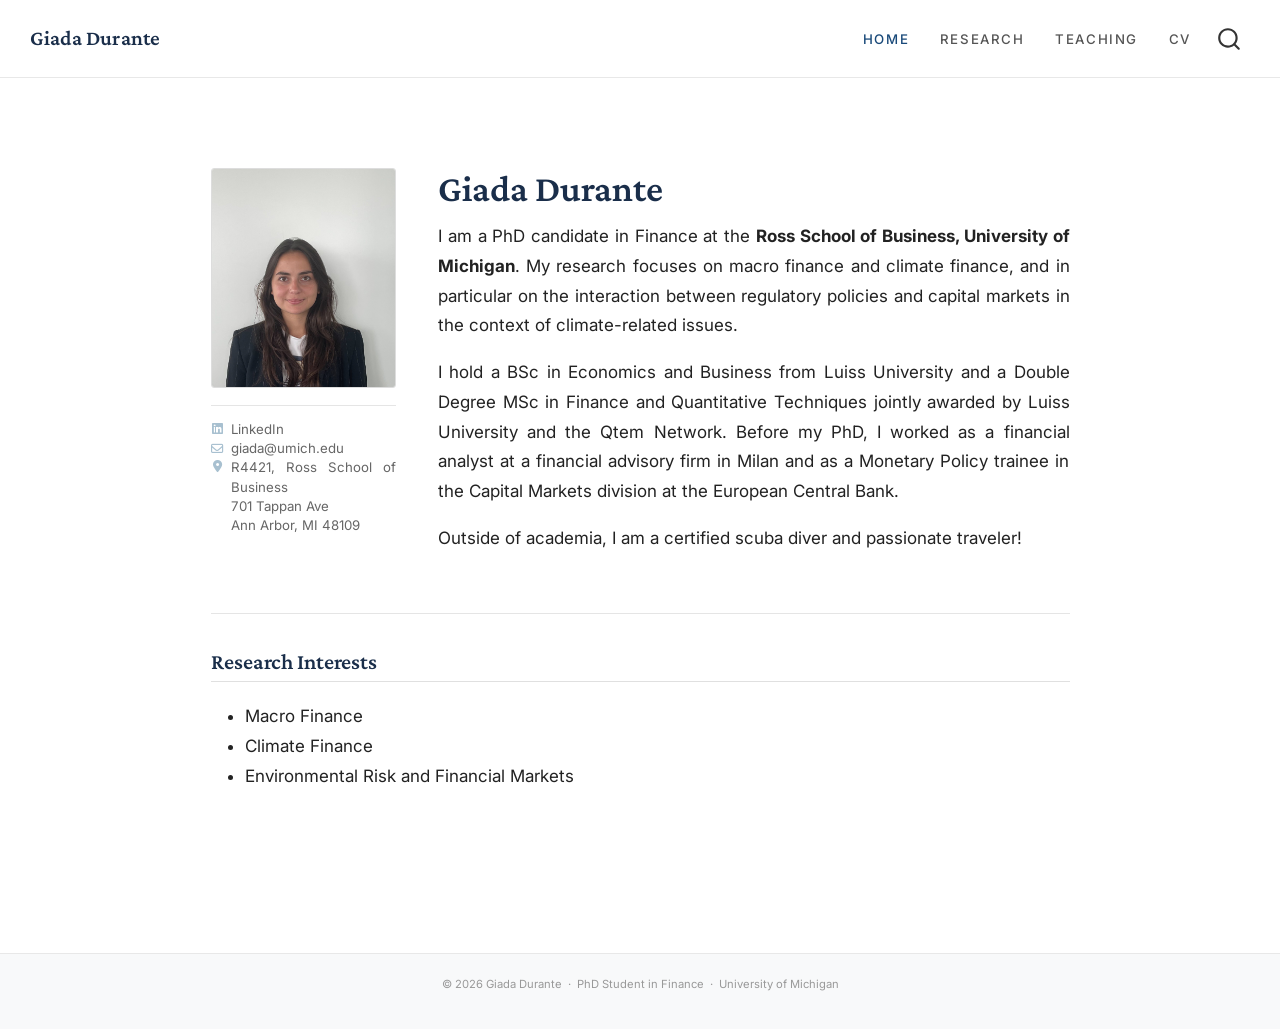
<file: index.html>
<!DOCTYPE html>
<html xmlns="http://www.w3.org/1999/xhtml" lang="en" xml:lang="en"><head>

<meta charset="utf-8">
<meta name="generator" content="quarto-1.9.37">

<meta name="viewport" content="width=device-width, initial-scale=1.0, user-scalable=yes">


<title>Giada Durante</title>
<style>
/* Default styles provided by pandoc.
** See https://pandoc.org/MANUAL.html#variables-for-html for config info.
*/
code{white-space: pre-wrap;}
span.smallcaps{font-variant: small-caps;}
div.columns{display: flex; gap: min(4vw, 1.5em);}
div.column{flex: auto; overflow-x: auto;}
div.hanging-indent{margin-left: 1.5em; text-indent: -1.5em;}
ul.task-list{list-style: none;}
ul.task-list li input[type="checkbox"] {
  width: 0.8em;
  margin: 0 0.8em 0.2em -1em; /* quarto-specific, see https://github.com/quarto-dev/quarto-cli/issues/4556 */ 
  vertical-align: middle;
}
</style>


<script src="site_libs/quarto-nav/quarto-nav.js"></script>
<script src="site_libs/quarto-nav/headroom.min.js"></script>
<script src="site_libs/clipboard/clipboard.min.js"></script>
<script src="site_libs/quarto-search/autocomplete.umd.js"></script>
<script src="site_libs/quarto-search/fuse.min.js"></script>
<script src="site_libs/quarto-search/quarto-search.js"></script>
<meta name="quarto:offset" content="./">
<script src="site_libs/quarto-html/quarto.js" type="module"></script>
<script src="site_libs/quarto-html/tabsets/tabsets.js" type="module"></script>
<script src="site_libs/quarto-html/popper.min.js"></script>
<script src="site_libs/quarto-html/tippy.umd.min.js"></script>
<script src="site_libs/quarto-html/anchor.min.js"></script>
<link href="site_libs/quarto-html/tippy.css" rel="stylesheet">
<link href="site_libs/quarto-html/quarto-syntax-highlighting-7f8f88aac4f3542376d5c11b86a4c14d.css" rel="stylesheet" id="quarto-text-highlighting-styles">
<script src="site_libs/bootstrap/bootstrap.min.js"></script>
<link href="site_libs/bootstrap/bootstrap-icons.css" rel="stylesheet">
<link href="site_libs/bootstrap/bootstrap-55a8de0554b094939712389477863ff4.min.css" rel="stylesheet" append-hash="true" id="quarto-bootstrap" data-mode="light">
<script id="quarto-search-options" type="application/json">{
  "location": "navbar",
  "copy-button": false,
  "collapse-after": 3,
  "panel-placement": "end",
  "type": "overlay",
  "limit": 50,
  "keyboard-shortcut": [
    "f",
    "/",
    "s"
  ],
  "show-item-context": false,
  "language": {
    "search-no-results-text": "No results",
    "search-matching-documents-text": "matching documents",
    "search-copy-link-title": "Copy link to search",
    "search-hide-matches-text": "Hide additional matches",
    "search-more-match-text": "more match in this document",
    "search-more-matches-text": "more matches in this document",
    "search-clear-button-title": "Clear",
    "search-text-placeholder": "",
    "search-detached-cancel-button-title": "Cancel",
    "search-submit-button-title": "Submit",
    "search-label": "Search"
  }
}</script>
<!-- Font Awesome 6 Free — icons used throughout the site -->
<link rel="stylesheet" href="https://cdnjs.cloudflare.com/ajax/libs/font-awesome/6.5.0/css/all.min.css" crossorigin="anonymous">
<!-- Google Fonts: Crimson Pro (headings) + Inter (body) -->
<link rel="preconnect" href="https://fonts.googleapis.com">
<link rel="preconnect" href="https://fonts.gstatic.com" crossorigin="">
<link href="https://fonts.googleapis.com/css2?family=Crimson+Pro:ital,wght@0,400;0,600;1,400&amp;family=Inter:wght@300;400;500;600&amp;display=swap" rel="stylesheet">


<meta property="og:title" content="Giada Durante">
<meta property="og:description" content="PhD Student in Finance, Ross School of Business, University of Michigan">
<meta property="og:image" content="https://giadadurante.com/images/profile.svg">
<meta property="og:site_name" content="Giada Durante">
</head>

<body class="nav-fixed fullcontent quarto-light">

<div id="quarto-search-results"></div>
  <header id="quarto-header" class="headroom fixed-top">
    <nav class="navbar navbar-expand-lg " data-bs-theme="dark">
      <div class="navbar-container container-fluid">
      <div class="navbar-brand-container mx-auto">
    <a class="navbar-brand" href="./index.html">
    <span class="navbar-title">Giada Durante</span>
    </a>
  </div>
            <div id="quarto-search" class="" title="Search"></div>
          <button class="navbar-toggler" type="button" data-bs-toggle="collapse" data-bs-target="#navbarCollapse" aria-controls="navbarCollapse" role="menu" aria-expanded="false" aria-label="Toggle navigation" onclick="if (window.quartoToggleHeadroom) { window.quartoToggleHeadroom(); }">
  <span class="navbar-toggler-icon"></span>
</button>
          <div class="collapse navbar-collapse" id="navbarCollapse">
            <ul class="navbar-nav navbar-nav-scroll ms-auto">
  <li class="nav-item">
    <a class="nav-link active" href="./index.html" aria-current="page"> 
<span class="menu-text">Home</span></a>
  </li>  
  <li class="nav-item">
    <a class="nav-link" href="./research.html"> 
<span class="menu-text">Research</span></a>
  </li>  
  <li class="nav-item">
    <a class="nav-link" href="./teaching.html"> 
<span class="menu-text">Teaching</span></a>
  </li>  
  <li class="nav-item">
    <a class="nav-link" href="./cv.html"> 
<span class="menu-text">CV</span></a>
  </li>  
</ul>
          </div> <!-- /navcollapse -->
            <div class="quarto-navbar-tools">
</div>
      </div> <!-- /container-fluid -->
    </nav>
</header>
<!-- content -->
<div id="quarto-content" class="quarto-container page-columns page-rows-contents page-layout-article page-navbar">
<!-- sidebar -->
<!-- margin-sidebar -->
    
<!-- main -->
<main class="content" id="quarto-document-content"><header id="title-block-header" class="quarto-title-block"></header>




<!-- ═══════════════════════════════════════════════════════════════════════════
     HOME PAGE
     Edit: bio paragraphs, LinkedIn URL, email, office number below.
     ═══════════════════════════════════════════════════════════════════════════ -->
<div class="profile-container">
<div class="profile-left">
<p><img src="images/profile.jpg" class="profile-photo" alt="Giada Durante"></p>
<div class="contact-below-photo">
<p><a href="https://www.linkedin.com/in/giadadurante" target="_blank" rel="noopener noreferrer"><i class="fa-brands fa-linkedin"></i> LinkedIn</a> <a href="mailto:giada@umich.edu"><i class="fa-regular fa-envelope"></i> giada@umich.edu</a> <span class="address-item"><i class="fa-solid fa-location-dot"></i><span>R4421, Ross School of Business<br>701 Tappan Ave<br>Ann Arbor, MI 48109</span></span></p>
</div>
</div>
<div class="profile-info">
<p class="profile-name">
Giada Durante
</p>
<p>I am a PhD candidate in Finance at the <strong>Ross School of Business, University of Michigan</strong>. My research focuses on macro finance and climate finance, and in particular on the interaction between regulatory policies and capital markets in the context of climate-related issues.</p>
<p>I hold a BSc in Economics and Business from Luiss University and a Double Degree MSc in Finance and Quantitative Techniques jointly awarded by Luiss University and the Qtem Network. Before my PhD, I worked as a financial analyst at a financial advisory firm in Milan and as a Monetary Policy trainee in the Capital Markets division at the European Central Bank.</p>
<p>Outside of academia, I am a certified scuba diver and passionate traveler!</p>
</div>
</div>
<hr>
<section id="research-interests" class="level2">
<h2 class="anchored" data-anchor-id="research-interests">Research Interests</h2>
<ul>
<li>Macro Finance</li>
<li>Climate Finance</li>
<li>Environmental Risk and Financial Markets</li>
</ul>


</section>

</main> <!-- /main -->
<script id="quarto-html-after-body" type="application/javascript">
  window.document.addEventListener("DOMContentLoaded", function (event) {
    const icon = "";
    const anchorJS = new window.AnchorJS();
    anchorJS.options = {
      placement: 'right',
      icon: icon
    };
    anchorJS.add('.anchored');
    const isCodeAnnotation = (el) => {
      for (const clz of el.classList) {
        if (clz.startsWith('code-annotation-')) {                     
          return true;
        }
      }
      return false;
    }
    const onCopySuccess = function(e) {
      // button target
      const button = e.trigger;
      // don't keep focus
      button.blur();
      // flash "checked"
      button.classList.add('code-copy-button-checked');
      var currentTitle = button.getAttribute("title");
      button.setAttribute("title", "Copied!");
      let tooltip;
      if (window.bootstrap) {
        button.setAttribute("data-bs-toggle", "tooltip");
        button.setAttribute("data-bs-placement", "left");
        button.setAttribute("data-bs-title", "Copied!");
        tooltip = new bootstrap.Tooltip(button, 
          { trigger: "manual", 
            customClass: "code-copy-button-tooltip",
            offset: [0, -8]});
        tooltip.show();    
      }
      setTimeout(function() {
        if (tooltip) {
          tooltip.hide();
          button.removeAttribute("data-bs-title");
          button.removeAttribute("data-bs-toggle");
          button.removeAttribute("data-bs-placement");
        }
        button.setAttribute("title", currentTitle);
        button.classList.remove('code-copy-button-checked');
      }, 1000);
      // clear code selection
      e.clearSelection();
    }
    const getTextToCopy = function(trigger) {
      const outerScaffold = trigger.parentElement.cloneNode(true);
      const codeEl = outerScaffold.querySelector('code');
      for (const childEl of codeEl.children) {
        if (isCodeAnnotation(childEl)) {
          childEl.remove();
        }
      }
      return codeEl.innerText;
    }
    const clipboard = new window.ClipboardJS('.code-copy-button:not([data-in-quarto-modal])', {
      text: getTextToCopy
    });
    clipboard.on('success', onCopySuccess);
    if (window.document.getElementById('quarto-embedded-source-code-modal')) {
      const clipboardModal = new window.ClipboardJS('.code-copy-button[data-in-quarto-modal]', {
        text: getTextToCopy,
        container: window.document.getElementById('quarto-embedded-source-code-modal')
      });
      clipboardModal.on('success', onCopySuccess);
    }
      var localhostRegex = new RegExp(/^(?:http|https):\/\/localhost\:?[0-9]*\//);
      var mailtoRegex = new RegExp(/^mailto:/);
        var filterRegex = new RegExp("https:\/\/giadadurante\.com");
      var isInternal = (href) => {
          return filterRegex.test(href) || localhostRegex.test(href) || mailtoRegex.test(href);
      }
      // Inspect non-navigation links and adorn them if external
     var links = window.document.querySelectorAll('a[href]:not(.nav-link):not(.navbar-brand):not(.toc-action):not(.sidebar-link):not(.sidebar-item-toggle):not(.pagination-link):not(.no-external):not([aria-hidden]):not(.dropdown-item):not(.quarto-navigation-tool):not(.about-link)');
      for (var i=0; i<links.length; i++) {
        const link = links[i];
        if (!isInternal(link.href)) {
          // undo the damage that might have been done by quarto-nav.js in the case of
          // links that we want to consider external
          if (link.dataset.originalHref !== undefined) {
            link.href = link.dataset.originalHref;
          }
        }
      }
    function tippyHover(el, contentFn, onTriggerFn, onUntriggerFn) {
      const config = {
        allowHTML: true,
        maxWidth: 500,
        delay: 100,
        arrow: false,
        appendTo: function(el) {
            return el.parentElement;
        },
        interactive: true,
        interactiveBorder: 10,
        theme: 'quarto',
        placement: 'bottom-start',
      };
      if (contentFn) {
        config.content = contentFn;
      }
      if (onTriggerFn) {
        config.onTrigger = onTriggerFn;
      }
      if (onUntriggerFn) {
        config.onUntrigger = onUntriggerFn;
      }
      window.tippy(el, config); 
    }
    const noterefs = window.document.querySelectorAll('a[role="doc-noteref"]');
    for (var i=0; i<noterefs.length; i++) {
      const ref = noterefs[i];
      tippyHover(ref, function() {
        // use id or data attribute instead here
        let href = ref.getAttribute('data-footnote-href') || ref.getAttribute('href');
        try { href = new URL(href).hash; } catch {}
        const id = href.replace(/^#\/?/, "");
        const note = window.document.getElementById(id);
        if (note) {
          return note.innerHTML;
        } else {
          return "";
        }
      });
    }
    const xrefs = window.document.querySelectorAll('a.quarto-xref');
    const processXRef = (id, note) => {
      // Strip column container classes
      const stripColumnClz = (el) => {
        el.classList.remove("page-full", "page-columns");
        if (el.children) {
          for (const child of el.children) {
            stripColumnClz(child);
          }
        }
      }
      stripColumnClz(note)
      if (id === null || id.startsWith('sec-')) {
        // Special case sections, only their first couple elements
        const container = document.createElement("div");
        if (note.children && note.children.length > 2) {
          container.appendChild(note.children[0].cloneNode(true));
          for (let i = 1; i < note.children.length; i++) {
            const child = note.children[i];
            if (child.tagName === "P" && child.innerText === "") {
              continue;
            } else {
              container.appendChild(child.cloneNode(true));
              break;
            }
          }
          if (window.Quarto?.typesetMath) {
            window.Quarto.typesetMath(container);
          }
          return container.innerHTML
        } else {
          if (window.Quarto?.typesetMath) {
            window.Quarto.typesetMath(note);
          }
          return note.innerHTML;
        }
      } else {
        // Remove any anchor links if they are present
        const anchorLink = note.querySelector('a.anchorjs-link');
        if (anchorLink) {
          anchorLink.remove();
        }
        if (window.Quarto?.typesetMath) {
          window.Quarto.typesetMath(note);
        }
        if (note.classList.contains("callout")) {
          return note.outerHTML;
        } else {
          return note.innerHTML;
        }
      }
    }
    for (var i=0; i<xrefs.length; i++) {
      const xref = xrefs[i];
      tippyHover(xref, undefined, function(instance) {
        instance.disable();
        let url = xref.getAttribute('href');
        let hash = undefined; 
        if (url.startsWith('#')) {
          hash = url;
        } else {
          try { hash = new URL(url).hash; } catch {}
        }
        if (hash) {
          const id = hash.replace(/^#\/?/, "");
          const note = window.document.getElementById(id);
          if (note !== null) {
            try {
              const html = processXRef(id, note.cloneNode(true));
              instance.setContent(html);
            } finally {
              instance.enable();
              instance.show();
            }
          } else {
            // See if we can fetch this
            fetch(url.split('#')[0])
            .then(res => res.text())
            .then(html => {
              const parser = new DOMParser();
              const htmlDoc = parser.parseFromString(html, "text/html");
              const note = htmlDoc.getElementById(id);
              if (note !== null) {
                const html = processXRef(id, note);
                instance.setContent(html);
              } 
            }).finally(() => {
              instance.enable();
              instance.show();
            });
          }
        } else {
          // See if we can fetch a full url (with no hash to target)
          // This is a special case and we should probably do some content thinning / targeting
          fetch(url)
          .then(res => res.text())
          .then(html => {
            const parser = new DOMParser();
            const htmlDoc = parser.parseFromString(html, "text/html");
            const note = htmlDoc.querySelector('main.content');
            if (note !== null) {
              // This should only happen for chapter cross references
              // (since there is no id in the URL)
              // remove the first header
              if (note.children.length > 0 && note.children[0].tagName === "HEADER") {
                note.children[0].remove();
              }
              const html = processXRef(null, note);
              instance.setContent(html);
            } 
          }).finally(() => {
            instance.enable();
            instance.show();
          });
        }
      }, function(instance) {
      });
    }
        let selectedAnnoteEl;
        const selectorForAnnotation = ( cell, annotation) => {
          let cellAttr = 'data-code-cell="' + cell + '"';
          let lineAttr = 'data-code-annotation="' +  annotation + '"';
          const selector = 'span[' + cellAttr + '][' + lineAttr + ']';
          return selector;
        }
        const selectCodeLines = (annoteEl) => {
          const doc = window.document;
          const targetCell = annoteEl.getAttribute("data-target-cell");
          const targetAnnotation = annoteEl.getAttribute("data-target-annotation");
          const annoteSpan = window.document.querySelector(selectorForAnnotation(targetCell, targetAnnotation));
          const lines = annoteSpan.getAttribute("data-code-lines").split(",");
          const lineIds = lines.map((line) => {
            return targetCell + "-" + line;
          })
          let top = null;
          let height = null;
          let parent = null;
          if (lineIds.length > 0) {
              //compute the position of the single el (top and bottom and make a div)
              const el = window.document.getElementById(lineIds[0]);
              top = el.offsetTop;
              height = el.offsetHeight;
              parent = el.parentElement.parentElement;
            if (lineIds.length > 1) {
              const lastEl = window.document.getElementById(lineIds[lineIds.length - 1]);
              const bottom = lastEl.offsetTop + lastEl.offsetHeight;
              height = bottom - top;
            }
            if (top !== null && height !== null && parent !== null) {
              // cook up a div (if necessary) and position it 
              let div = window.document.getElementById("code-annotation-line-highlight");
              if (div === null) {
                div = window.document.createElement("div");
                div.setAttribute("id", "code-annotation-line-highlight");
                div.style.position = 'absolute';
                parent.appendChild(div);
              }
              div.style.top = top - 2 + "px";
              div.style.height = height + 4 + "px";
              div.style.left = 0;
              let gutterDiv = window.document.getElementById("code-annotation-line-highlight-gutter");
              if (gutterDiv === null) {
                gutterDiv = window.document.createElement("div");
                gutterDiv.setAttribute("id", "code-annotation-line-highlight-gutter");
                gutterDiv.style.position = 'absolute';
                const codeCell = window.document.getElementById(targetCell);
                const gutter = codeCell.querySelector('.code-annotation-gutter');
                gutter.appendChild(gutterDiv);
              }
              gutterDiv.style.top = top - 2 + "px";
              gutterDiv.style.height = height + 4 + "px";
            }
            selectedAnnoteEl = annoteEl;
          }
        };
        const unselectCodeLines = () => {
          const elementsIds = ["code-annotation-line-highlight", "code-annotation-line-highlight-gutter"];
          elementsIds.forEach((elId) => {
            const div = window.document.getElementById(elId);
            if (div) {
              div.remove();
            }
          });
          selectedAnnoteEl = undefined;
        };
          // Handle positioning of the toggle
      window.addEventListener(
        "resize",
        throttle(() => {
          elRect = undefined;
          if (selectedAnnoteEl) {
            selectCodeLines(selectedAnnoteEl);
          }
        }, 10)
      );
      function throttle(fn, ms) {
      let throttle = false;
      let timer;
        return (...args) => {
          if(!throttle) { // first call gets through
              fn.apply(this, args);
              throttle = true;
          } else { // all the others get throttled
              if(timer) clearTimeout(timer); // cancel #2
              timer = setTimeout(() => {
                fn.apply(this, args);
                timer = throttle = false;
              }, ms);
          }
        };
      }
        // Attach click handler to the DT
        const annoteDls = window.document.querySelectorAll('dt[data-target-cell]');
        for (const annoteDlNode of annoteDls) {
          annoteDlNode.addEventListener('click', (event) => {
            const clickedEl = event.target;
            if (clickedEl !== selectedAnnoteEl) {
              unselectCodeLines();
              const activeEl = window.document.querySelector('dt[data-target-cell].code-annotation-active');
              if (activeEl) {
                activeEl.classList.remove('code-annotation-active');
              }
              selectCodeLines(clickedEl);
              clickedEl.classList.add('code-annotation-active');
            } else {
              // Unselect the line
              unselectCodeLines();
              clickedEl.classList.remove('code-annotation-active');
            }
          });
        }
    const findCites = (el) => {
      const parentEl = el.parentElement;
      if (parentEl) {
        const cites = parentEl.dataset.cites;
        if (cites) {
          return {
            el,
            cites: cites.split(' ')
          };
        } else {
          return findCites(el.parentElement)
        }
      } else {
        return undefined;
      }
    };
    var bibliorefs = window.document.querySelectorAll('a[role="doc-biblioref"]');
    for (var i=0; i<bibliorefs.length; i++) {
      const ref = bibliorefs[i];
      const citeInfo = findCites(ref);
      if (citeInfo) {
        tippyHover(citeInfo.el, function() {
          var popup = window.document.createElement('div');
          citeInfo.cites.forEach(function(cite) {
            var citeDiv = window.document.createElement('div');
            citeDiv.classList.add('hanging-indent');
            citeDiv.classList.add('csl-entry');
            var biblioDiv = window.document.getElementById('ref-' + cite);
            if (biblioDiv) {
              citeDiv.innerHTML = biblioDiv.innerHTML;
            }
            popup.appendChild(citeDiv);
          });
          return popup.innerHTML;
        });
      }
    }
  });
  </script>
</div> <!-- /content -->
<footer class="footer">
  <div class="nav-footer">
    <div class="nav-footer-left">
      &nbsp;
    </div>   
    <div class="nav-footer-center">
<p>© 2026 Giada Durante &nbsp;·&nbsp; PhD Student in Finance &nbsp;·&nbsp; University of Michigan</p>
</div>
    <div class="nav-footer-right">
      &nbsp;
    </div>
  </div>
</footer>




</body></html>
</file>
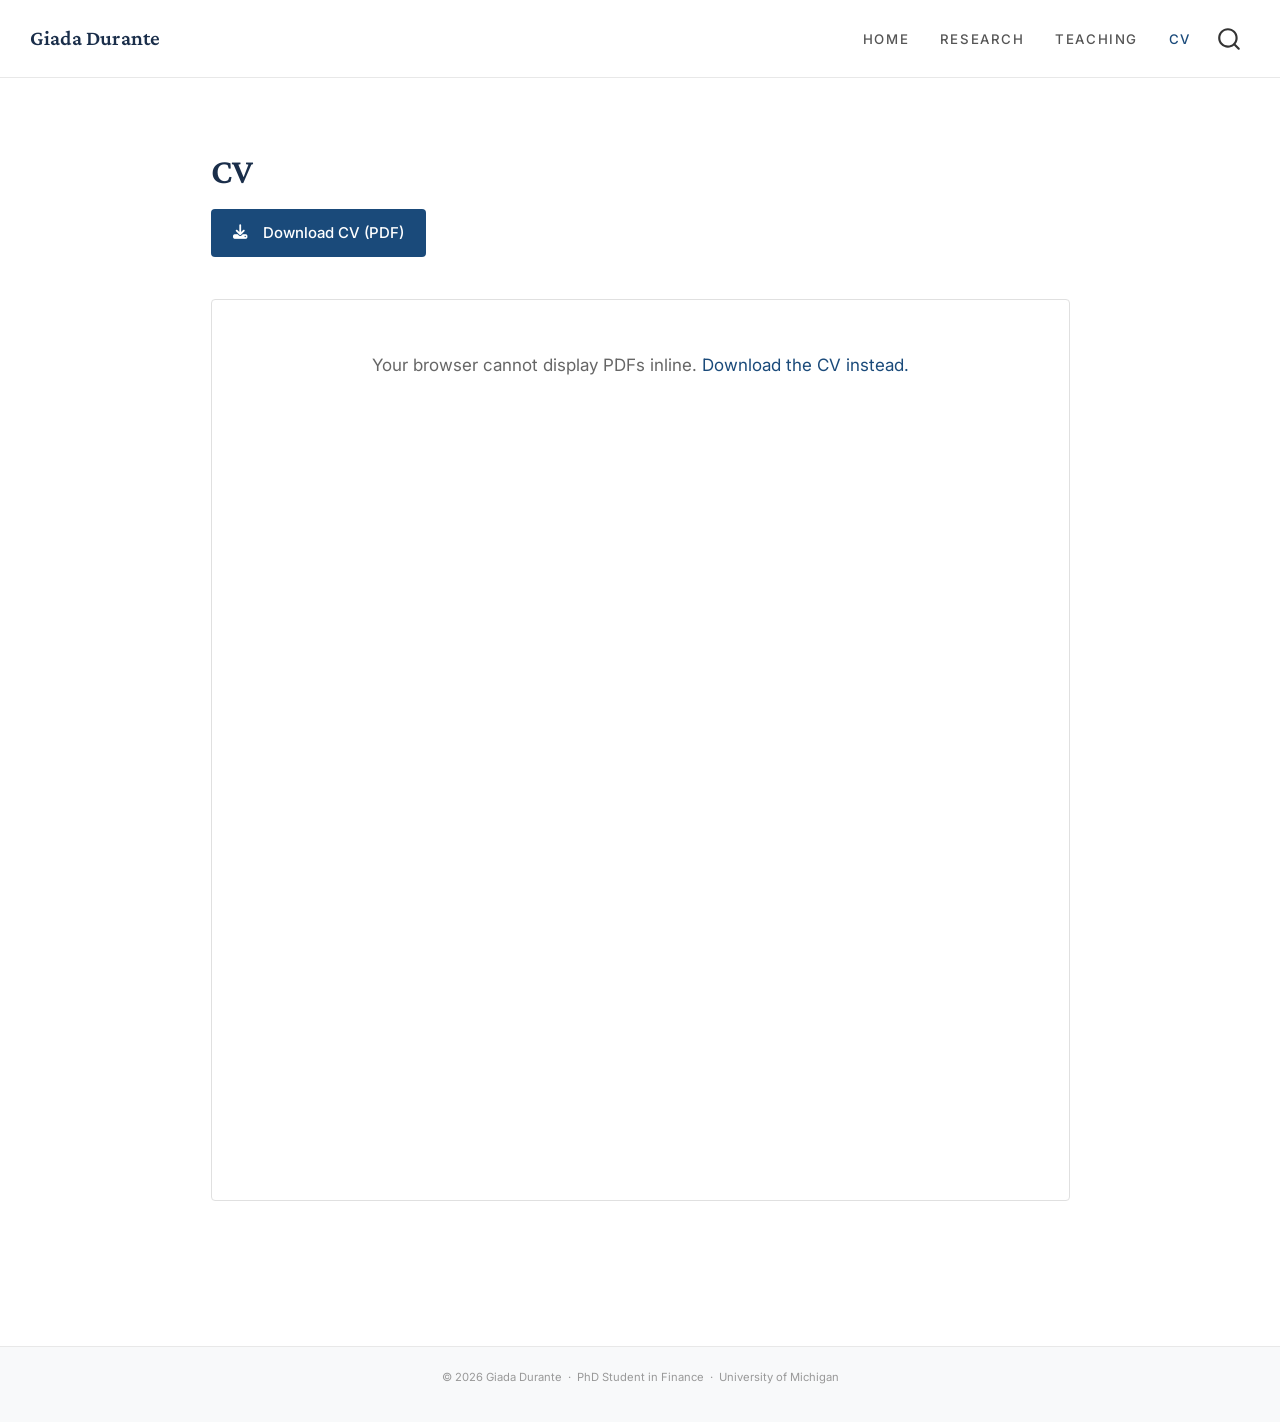
<file: cv.html>
<!DOCTYPE html>
<html xmlns="http://www.w3.org/1999/xhtml" lang="en" xml:lang="en"><head>

<meta charset="utf-8">
<meta name="generator" content="quarto-1.9.37">

<meta name="viewport" content="width=device-width, initial-scale=1.0, user-scalable=yes">


<title>CV – Giada Durante</title>
<style>
/* Default styles provided by pandoc.
** See https://pandoc.org/MANUAL.html#variables-for-html for config info.
*/
code{white-space: pre-wrap;}
span.smallcaps{font-variant: small-caps;}
div.columns{display: flex; gap: min(4vw, 1.5em);}
div.column{flex: auto; overflow-x: auto;}
div.hanging-indent{margin-left: 1.5em; text-indent: -1.5em;}
ul.task-list{list-style: none;}
ul.task-list li input[type="checkbox"] {
  width: 0.8em;
  margin: 0 0.8em 0.2em -1em; /* quarto-specific, see https://github.com/quarto-dev/quarto-cli/issues/4556 */ 
  vertical-align: middle;
}
</style>


<script src="site_libs/quarto-nav/quarto-nav.js"></script>
<script src="site_libs/quarto-nav/headroom.min.js"></script>
<script src="site_libs/clipboard/clipboard.min.js"></script>
<script src="site_libs/quarto-search/autocomplete.umd.js"></script>
<script src="site_libs/quarto-search/fuse.min.js"></script>
<script src="site_libs/quarto-search/quarto-search.js"></script>
<meta name="quarto:offset" content="./">
<script src="site_libs/quarto-html/quarto.js" type="module"></script>
<script src="site_libs/quarto-html/tabsets/tabsets.js" type="module"></script>
<script src="site_libs/quarto-html/popper.min.js"></script>
<script src="site_libs/quarto-html/tippy.umd.min.js"></script>
<script src="site_libs/quarto-html/anchor.min.js"></script>
<link href="site_libs/quarto-html/tippy.css" rel="stylesheet">
<link href="site_libs/quarto-html/quarto-syntax-highlighting-7f8f88aac4f3542376d5c11b86a4c14d.css" rel="stylesheet" id="quarto-text-highlighting-styles">
<script src="site_libs/bootstrap/bootstrap.min.js"></script>
<link href="site_libs/bootstrap/bootstrap-icons.css" rel="stylesheet">
<link href="site_libs/bootstrap/bootstrap-55a8de0554b094939712389477863ff4.min.css" rel="stylesheet" append-hash="true" id="quarto-bootstrap" data-mode="light">
<script id="quarto-search-options" type="application/json">{
  "location": "navbar",
  "copy-button": false,
  "collapse-after": 3,
  "panel-placement": "end",
  "type": "overlay",
  "limit": 50,
  "keyboard-shortcut": [
    "f",
    "/",
    "s"
  ],
  "show-item-context": false,
  "language": {
    "search-no-results-text": "No results",
    "search-matching-documents-text": "matching documents",
    "search-copy-link-title": "Copy link to search",
    "search-hide-matches-text": "Hide additional matches",
    "search-more-match-text": "more match in this document",
    "search-more-matches-text": "more matches in this document",
    "search-clear-button-title": "Clear",
    "search-text-placeholder": "",
    "search-detached-cancel-button-title": "Cancel",
    "search-submit-button-title": "Submit",
    "search-label": "Search"
  }
}</script>
<!-- Font Awesome 6 Free — icons used throughout the site -->
<link rel="stylesheet" href="https://cdnjs.cloudflare.com/ajax/libs/font-awesome/6.5.0/css/all.min.css" crossorigin="anonymous">
<!-- Google Fonts: Crimson Pro (headings) + Inter (body) -->
<link rel="preconnect" href="https://fonts.googleapis.com">
<link rel="preconnect" href="https://fonts.gstatic.com" crossorigin="">
<link href="https://fonts.googleapis.com/css2?family=Crimson+Pro:ital,wght@0,400;0,600;1,400&amp;family=Inter:wght@300;400;500;600&amp;display=swap" rel="stylesheet">


<meta property="og:title" content="Giada Durante">
<meta property="og:description" content="PhD Student in Finance, Ross School of Business, University of Michigan">
<meta property="og:image" content="https://giadadurante.com/images/profile.svg">
<meta property="og:site_name" content="Giada Durante">
</head>

<body class="nav-fixed fullcontent quarto-light">

<div id="quarto-search-results"></div>
  <header id="quarto-header" class="headroom fixed-top">
    <nav class="navbar navbar-expand-lg " data-bs-theme="dark">
      <div class="navbar-container container-fluid">
      <div class="navbar-brand-container mx-auto">
    <a class="navbar-brand" href="./index.html">
    <span class="navbar-title">Giada Durante</span>
    </a>
  </div>
            <div id="quarto-search" class="" title="Search"></div>
          <button class="navbar-toggler" type="button" data-bs-toggle="collapse" data-bs-target="#navbarCollapse" aria-controls="navbarCollapse" role="menu" aria-expanded="false" aria-label="Toggle navigation" onclick="if (window.quartoToggleHeadroom) { window.quartoToggleHeadroom(); }">
  <span class="navbar-toggler-icon"></span>
</button>
          <div class="collapse navbar-collapse" id="navbarCollapse">
            <ul class="navbar-nav navbar-nav-scroll ms-auto">
  <li class="nav-item">
    <a class="nav-link" href="./index.html"> 
<span class="menu-text">Home</span></a>
  </li>  
  <li class="nav-item">
    <a class="nav-link" href="./research.html"> 
<span class="menu-text">Research</span></a>
  </li>  
  <li class="nav-item">
    <a class="nav-link" href="./teaching.html"> 
<span class="menu-text">Teaching</span></a>
  </li>  
  <li class="nav-item">
    <a class="nav-link active" href="./cv.html" aria-current="page"> 
<span class="menu-text">CV</span></a>
  </li>  
</ul>
          </div> <!-- /navcollapse -->
            <div class="quarto-navbar-tools">
</div>
      </div> <!-- /container-fluid -->
    </nav>
</header>
<!-- content -->
<div id="quarto-content" class="quarto-container page-columns page-rows-contents page-layout-article page-navbar">
<!-- sidebar -->
<!-- margin-sidebar -->
    
<!-- main -->
<main class="content" id="quarto-document-content">

<header id="title-block-header" class="quarto-title-block default">
<div class="quarto-title">
<h1 class="title">CV</h1>
</div>



<div class="quarto-title-meta">

    
  
    
  </div>
  


</header>


<!-- ═══════════════════════════════════════════════════════════════════════════
     CV PAGE
     To update your CV:
       1. Export your CV as a PDF.
       2. Save it as: files/cv_Durante_new.pdf  (replace the existing file)
       3. Run: quarto render
     No code changes needed — just swap the PDF file.
     ═══════════════════════════════════════════════════════════════════════════ -->
<!-- Download button -->
<p><a href="files/cv_Durante_new.pdf" class="cv-download-btn" download=""> <i class="fa-solid fa-download"></i>&nbsp; Download CV (PDF) </a></p>
<!-- Embedded PDF viewer — works in Chrome/Edge/Firefox; shows fallback link in Safari -->
<div class="cv-embed-container">
<object data="files/cv_Durante_new.pdf" type="application/pdf" width="100%" style="height: 900px; display: block; border: none;">
<p style="padding: 3rem; text-align: center; color: #666;">
Your browser cannot display PDFs inline. <a href="files/cv_Durante_new.pdf" style="color: #1a4a7a;">Download the CV instead.</a>
</p>
</object>
</div>



</main> <!-- /main -->
<script id="quarto-html-after-body" type="application/javascript">
  window.document.addEventListener("DOMContentLoaded", function (event) {
    const icon = "";
    const anchorJS = new window.AnchorJS();
    anchorJS.options = {
      placement: 'right',
      icon: icon
    };
    anchorJS.add('.anchored');
    const isCodeAnnotation = (el) => {
      for (const clz of el.classList) {
        if (clz.startsWith('code-annotation-')) {                     
          return true;
        }
      }
      return false;
    }
    const onCopySuccess = function(e) {
      // button target
      const button = e.trigger;
      // don't keep focus
      button.blur();
      // flash "checked"
      button.classList.add('code-copy-button-checked');
      var currentTitle = button.getAttribute("title");
      button.setAttribute("title", "Copied!");
      let tooltip;
      if (window.bootstrap) {
        button.setAttribute("data-bs-toggle", "tooltip");
        button.setAttribute("data-bs-placement", "left");
        button.setAttribute("data-bs-title", "Copied!");
        tooltip = new bootstrap.Tooltip(button, 
          { trigger: "manual", 
            customClass: "code-copy-button-tooltip",
            offset: [0, -8]});
        tooltip.show();    
      }
      setTimeout(function() {
        if (tooltip) {
          tooltip.hide();
          button.removeAttribute("data-bs-title");
          button.removeAttribute("data-bs-toggle");
          button.removeAttribute("data-bs-placement");
        }
        button.setAttribute("title", currentTitle);
        button.classList.remove('code-copy-button-checked');
      }, 1000);
      // clear code selection
      e.clearSelection();
    }
    const getTextToCopy = function(trigger) {
      const outerScaffold = trigger.parentElement.cloneNode(true);
      const codeEl = outerScaffold.querySelector('code');
      for (const childEl of codeEl.children) {
        if (isCodeAnnotation(childEl)) {
          childEl.remove();
        }
      }
      return codeEl.innerText;
    }
    const clipboard = new window.ClipboardJS('.code-copy-button:not([data-in-quarto-modal])', {
      text: getTextToCopy
    });
    clipboard.on('success', onCopySuccess);
    if (window.document.getElementById('quarto-embedded-source-code-modal')) {
      const clipboardModal = new window.ClipboardJS('.code-copy-button[data-in-quarto-modal]', {
        text: getTextToCopy,
        container: window.document.getElementById('quarto-embedded-source-code-modal')
      });
      clipboardModal.on('success', onCopySuccess);
    }
      var localhostRegex = new RegExp(/^(?:http|https):\/\/localhost\:?[0-9]*\//);
      var mailtoRegex = new RegExp(/^mailto:/);
        var filterRegex = new RegExp("https:\/\/giadadurante\.com");
      var isInternal = (href) => {
          return filterRegex.test(href) || localhostRegex.test(href) || mailtoRegex.test(href);
      }
      // Inspect non-navigation links and adorn them if external
     var links = window.document.querySelectorAll('a[href]:not(.nav-link):not(.navbar-brand):not(.toc-action):not(.sidebar-link):not(.sidebar-item-toggle):not(.pagination-link):not(.no-external):not([aria-hidden]):not(.dropdown-item):not(.quarto-navigation-tool):not(.about-link)');
      for (var i=0; i<links.length; i++) {
        const link = links[i];
        if (!isInternal(link.href)) {
          // undo the damage that might have been done by quarto-nav.js in the case of
          // links that we want to consider external
          if (link.dataset.originalHref !== undefined) {
            link.href = link.dataset.originalHref;
          }
        }
      }
    function tippyHover(el, contentFn, onTriggerFn, onUntriggerFn) {
      const config = {
        allowHTML: true,
        maxWidth: 500,
        delay: 100,
        arrow: false,
        appendTo: function(el) {
            return el.parentElement;
        },
        interactive: true,
        interactiveBorder: 10,
        theme: 'quarto',
        placement: 'bottom-start',
      };
      if (contentFn) {
        config.content = contentFn;
      }
      if (onTriggerFn) {
        config.onTrigger = onTriggerFn;
      }
      if (onUntriggerFn) {
        config.onUntrigger = onUntriggerFn;
      }
      window.tippy(el, config); 
    }
    const noterefs = window.document.querySelectorAll('a[role="doc-noteref"]');
    for (var i=0; i<noterefs.length; i++) {
      const ref = noterefs[i];
      tippyHover(ref, function() {
        // use id or data attribute instead here
        let href = ref.getAttribute('data-footnote-href') || ref.getAttribute('href');
        try { href = new URL(href).hash; } catch {}
        const id = href.replace(/^#\/?/, "");
        const note = window.document.getElementById(id);
        if (note) {
          return note.innerHTML;
        } else {
          return "";
        }
      });
    }
    const xrefs = window.document.querySelectorAll('a.quarto-xref');
    const processXRef = (id, note) => {
      // Strip column container classes
      const stripColumnClz = (el) => {
        el.classList.remove("page-full", "page-columns");
        if (el.children) {
          for (const child of el.children) {
            stripColumnClz(child);
          }
        }
      }
      stripColumnClz(note)
      if (id === null || id.startsWith('sec-')) {
        // Special case sections, only their first couple elements
        const container = document.createElement("div");
        if (note.children && note.children.length > 2) {
          container.appendChild(note.children[0].cloneNode(true));
          for (let i = 1; i < note.children.length; i++) {
            const child = note.children[i];
            if (child.tagName === "P" && child.innerText === "") {
              continue;
            } else {
              container.appendChild(child.cloneNode(true));
              break;
            }
          }
          if (window.Quarto?.typesetMath) {
            window.Quarto.typesetMath(container);
          }
          return container.innerHTML
        } else {
          if (window.Quarto?.typesetMath) {
            window.Quarto.typesetMath(note);
          }
          return note.innerHTML;
        }
      } else {
        // Remove any anchor links if they are present
        const anchorLink = note.querySelector('a.anchorjs-link');
        if (anchorLink) {
          anchorLink.remove();
        }
        if (window.Quarto?.typesetMath) {
          window.Quarto.typesetMath(note);
        }
        if (note.classList.contains("callout")) {
          return note.outerHTML;
        } else {
          return note.innerHTML;
        }
      }
    }
    for (var i=0; i<xrefs.length; i++) {
      const xref = xrefs[i];
      tippyHover(xref, undefined, function(instance) {
        instance.disable();
        let url = xref.getAttribute('href');
        let hash = undefined; 
        if (url.startsWith('#')) {
          hash = url;
        } else {
          try { hash = new URL(url).hash; } catch {}
        }
        if (hash) {
          const id = hash.replace(/^#\/?/, "");
          const note = window.document.getElementById(id);
          if (note !== null) {
            try {
              const html = processXRef(id, note.cloneNode(true));
              instance.setContent(html);
            } finally {
              instance.enable();
              instance.show();
            }
          } else {
            // See if we can fetch this
            fetch(url.split('#')[0])
            .then(res => res.text())
            .then(html => {
              const parser = new DOMParser();
              const htmlDoc = parser.parseFromString(html, "text/html");
              const note = htmlDoc.getElementById(id);
              if (note !== null) {
                const html = processXRef(id, note);
                instance.setContent(html);
              } 
            }).finally(() => {
              instance.enable();
              instance.show();
            });
          }
        } else {
          // See if we can fetch a full url (with no hash to target)
          // This is a special case and we should probably do some content thinning / targeting
          fetch(url)
          .then(res => res.text())
          .then(html => {
            const parser = new DOMParser();
            const htmlDoc = parser.parseFromString(html, "text/html");
            const note = htmlDoc.querySelector('main.content');
            if (note !== null) {
              // This should only happen for chapter cross references
              // (since there is no id in the URL)
              // remove the first header
              if (note.children.length > 0 && note.children[0].tagName === "HEADER") {
                note.children[0].remove();
              }
              const html = processXRef(null, note);
              instance.setContent(html);
            } 
          }).finally(() => {
            instance.enable();
            instance.show();
          });
        }
      }, function(instance) {
      });
    }
        let selectedAnnoteEl;
        const selectorForAnnotation = ( cell, annotation) => {
          let cellAttr = 'data-code-cell="' + cell + '"';
          let lineAttr = 'data-code-annotation="' +  annotation + '"';
          const selector = 'span[' + cellAttr + '][' + lineAttr + ']';
          return selector;
        }
        const selectCodeLines = (annoteEl) => {
          const doc = window.document;
          const targetCell = annoteEl.getAttribute("data-target-cell");
          const targetAnnotation = annoteEl.getAttribute("data-target-annotation");
          const annoteSpan = window.document.querySelector(selectorForAnnotation(targetCell, targetAnnotation));
          const lines = annoteSpan.getAttribute("data-code-lines").split(",");
          const lineIds = lines.map((line) => {
            return targetCell + "-" + line;
          })
          let top = null;
          let height = null;
          let parent = null;
          if (lineIds.length > 0) {
              //compute the position of the single el (top and bottom and make a div)
              const el = window.document.getElementById(lineIds[0]);
              top = el.offsetTop;
              height = el.offsetHeight;
              parent = el.parentElement.parentElement;
            if (lineIds.length > 1) {
              const lastEl = window.document.getElementById(lineIds[lineIds.length - 1]);
              const bottom = lastEl.offsetTop + lastEl.offsetHeight;
              height = bottom - top;
            }
            if (top !== null && height !== null && parent !== null) {
              // cook up a div (if necessary) and position it 
              let div = window.document.getElementById("code-annotation-line-highlight");
              if (div === null) {
                div = window.document.createElement("div");
                div.setAttribute("id", "code-annotation-line-highlight");
                div.style.position = 'absolute';
                parent.appendChild(div);
              }
              div.style.top = top - 2 + "px";
              div.style.height = height + 4 + "px";
              div.style.left = 0;
              let gutterDiv = window.document.getElementById("code-annotation-line-highlight-gutter");
              if (gutterDiv === null) {
                gutterDiv = window.document.createElement("div");
                gutterDiv.setAttribute("id", "code-annotation-line-highlight-gutter");
                gutterDiv.style.position = 'absolute';
                const codeCell = window.document.getElementById(targetCell);
                const gutter = codeCell.querySelector('.code-annotation-gutter');
                gutter.appendChild(gutterDiv);
              }
              gutterDiv.style.top = top - 2 + "px";
              gutterDiv.style.height = height + 4 + "px";
            }
            selectedAnnoteEl = annoteEl;
          }
        };
        const unselectCodeLines = () => {
          const elementsIds = ["code-annotation-line-highlight", "code-annotation-line-highlight-gutter"];
          elementsIds.forEach((elId) => {
            const div = window.document.getElementById(elId);
            if (div) {
              div.remove();
            }
          });
          selectedAnnoteEl = undefined;
        };
          // Handle positioning of the toggle
      window.addEventListener(
        "resize",
        throttle(() => {
          elRect = undefined;
          if (selectedAnnoteEl) {
            selectCodeLines(selectedAnnoteEl);
          }
        }, 10)
      );
      function throttle(fn, ms) {
      let throttle = false;
      let timer;
        return (...args) => {
          if(!throttle) { // first call gets through
              fn.apply(this, args);
              throttle = true;
          } else { // all the others get throttled
              if(timer) clearTimeout(timer); // cancel #2
              timer = setTimeout(() => {
                fn.apply(this, args);
                timer = throttle = false;
              }, ms);
          }
        };
      }
        // Attach click handler to the DT
        const annoteDls = window.document.querySelectorAll('dt[data-target-cell]');
        for (const annoteDlNode of annoteDls) {
          annoteDlNode.addEventListener('click', (event) => {
            const clickedEl = event.target;
            if (clickedEl !== selectedAnnoteEl) {
              unselectCodeLines();
              const activeEl = window.document.querySelector('dt[data-target-cell].code-annotation-active');
              if (activeEl) {
                activeEl.classList.remove('code-annotation-active');
              }
              selectCodeLines(clickedEl);
              clickedEl.classList.add('code-annotation-active');
            } else {
              // Unselect the line
              unselectCodeLines();
              clickedEl.classList.remove('code-annotation-active');
            }
          });
        }
    const findCites = (el) => {
      const parentEl = el.parentElement;
      if (parentEl) {
        const cites = parentEl.dataset.cites;
        if (cites) {
          return {
            el,
            cites: cites.split(' ')
          };
        } else {
          return findCites(el.parentElement)
        }
      } else {
        return undefined;
      }
    };
    var bibliorefs = window.document.querySelectorAll('a[role="doc-biblioref"]');
    for (var i=0; i<bibliorefs.length; i++) {
      const ref = bibliorefs[i];
      const citeInfo = findCites(ref);
      if (citeInfo) {
        tippyHover(citeInfo.el, function() {
          var popup = window.document.createElement('div');
          citeInfo.cites.forEach(function(cite) {
            var citeDiv = window.document.createElement('div');
            citeDiv.classList.add('hanging-indent');
            citeDiv.classList.add('csl-entry');
            var biblioDiv = window.document.getElementById('ref-' + cite);
            if (biblioDiv) {
              citeDiv.innerHTML = biblioDiv.innerHTML;
            }
            popup.appendChild(citeDiv);
          });
          return popup.innerHTML;
        });
      }
    }
  });
  </script>
</div> <!-- /content -->
<footer class="footer">
  <div class="nav-footer">
    <div class="nav-footer-left">
      &nbsp;
    </div>   
    <div class="nav-footer-center">
<p>© 2026 Giada Durante &nbsp;·&nbsp; PhD Student in Finance &nbsp;·&nbsp; University of Michigan</p>
</div>
    <div class="nav-footer-right">
      &nbsp;
    </div>
  </div>
</footer>




</body></html>
</file>
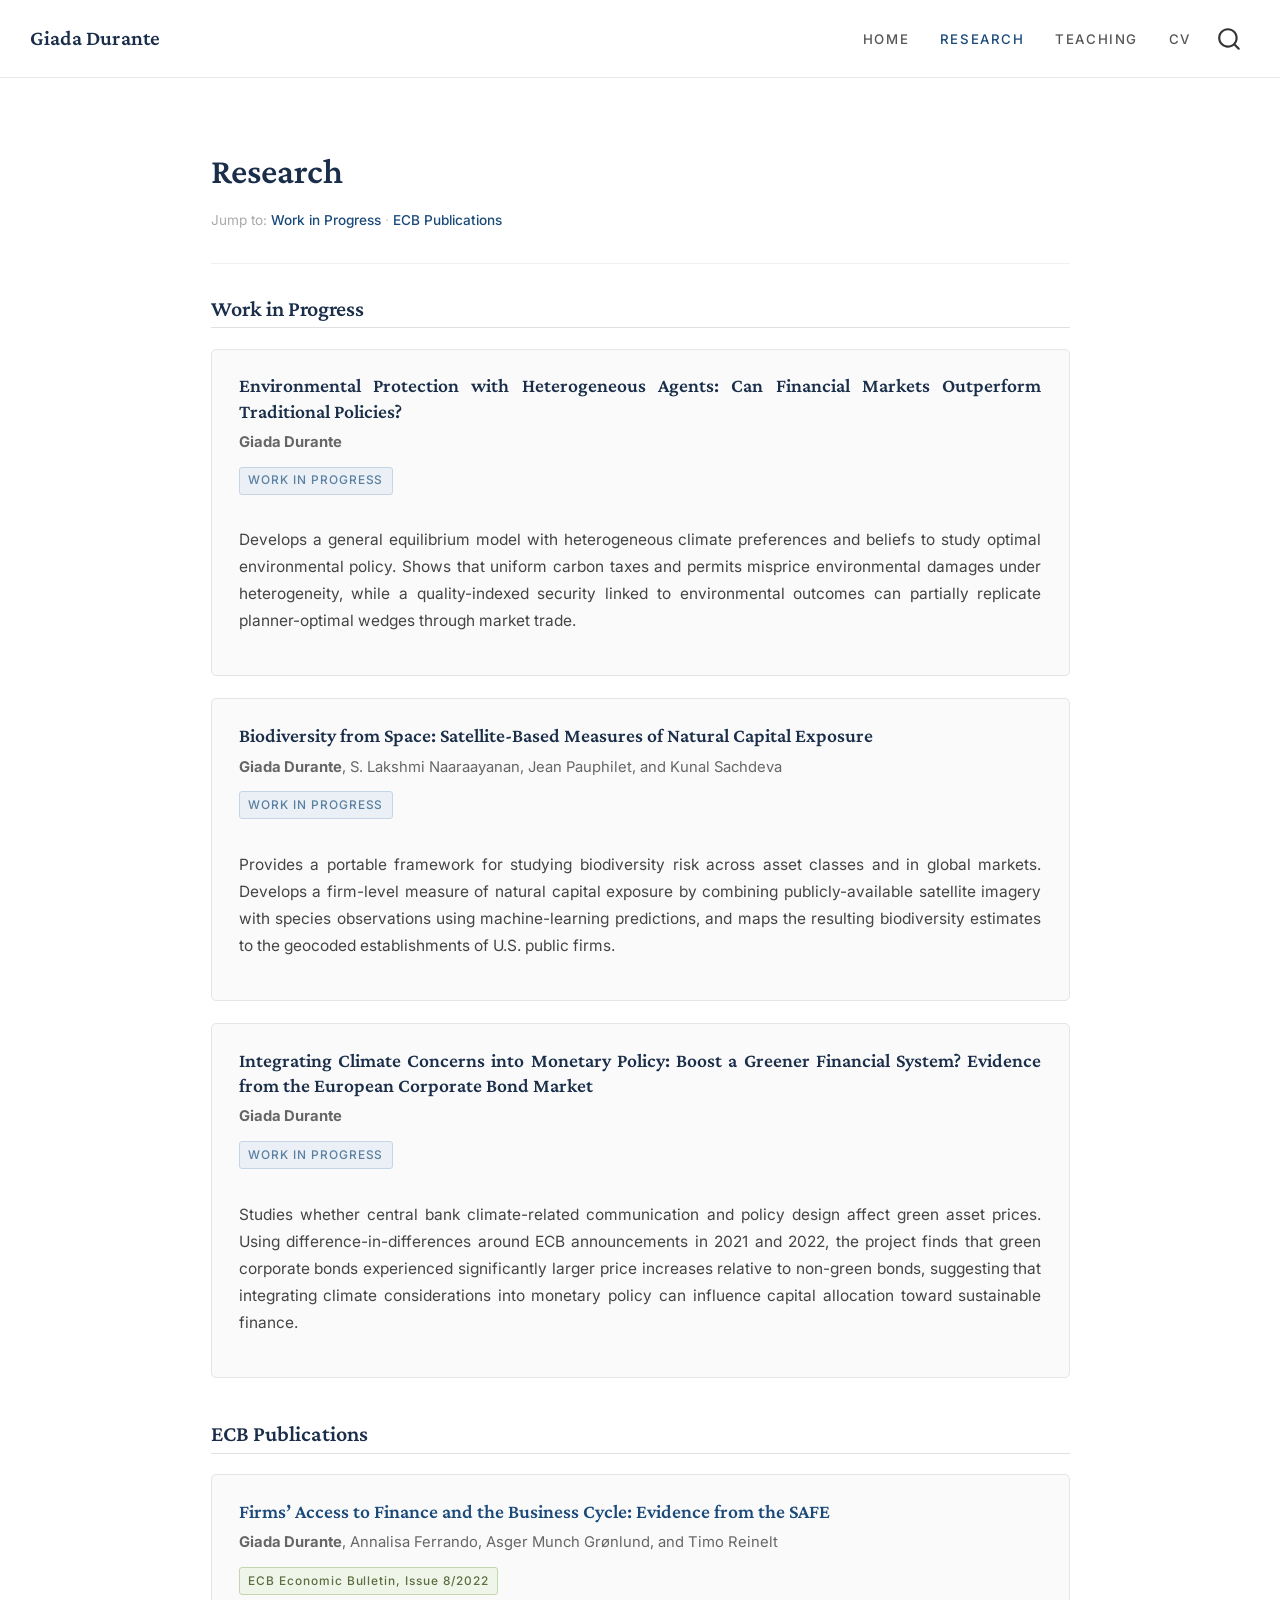
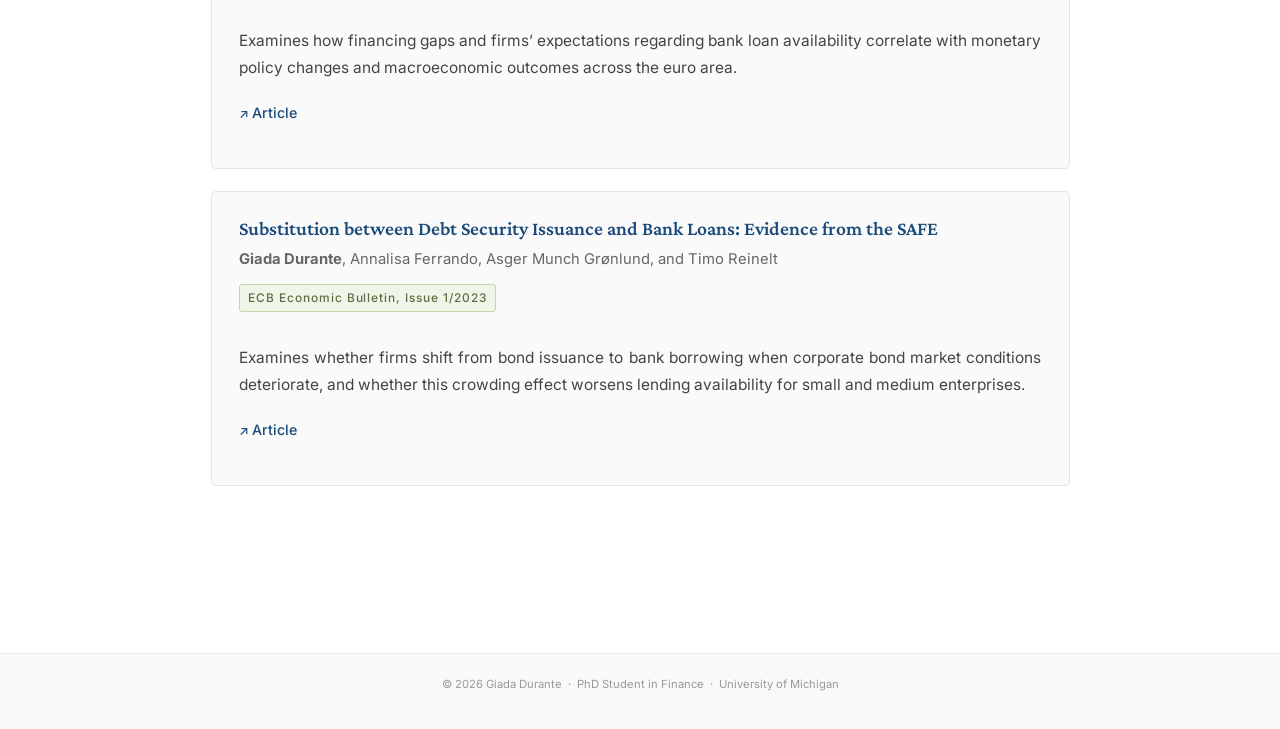
<file: research.html>
<!DOCTYPE html>
<html xmlns="http://www.w3.org/1999/xhtml" lang="en" xml:lang="en"><head>

<meta charset="utf-8">
<meta name="generator" content="quarto-1.9.37">

<meta name="viewport" content="width=device-width, initial-scale=1.0, user-scalable=yes">


<title>Research – Giada Durante</title>
<style>
/* Default styles provided by pandoc.
** See https://pandoc.org/MANUAL.html#variables-for-html for config info.
*/
code{white-space: pre-wrap;}
span.smallcaps{font-variant: small-caps;}
div.columns{display: flex; gap: min(4vw, 1.5em);}
div.column{flex: auto; overflow-x: auto;}
div.hanging-indent{margin-left: 1.5em; text-indent: -1.5em;}
ul.task-list{list-style: none;}
ul.task-list li input[type="checkbox"] {
  width: 0.8em;
  margin: 0 0.8em 0.2em -1em; /* quarto-specific, see https://github.com/quarto-dev/quarto-cli/issues/4556 */ 
  vertical-align: middle;
}
</style>


<script src="site_libs/quarto-nav/quarto-nav.js"></script>
<script src="site_libs/quarto-nav/headroom.min.js"></script>
<script src="site_libs/clipboard/clipboard.min.js"></script>
<script src="site_libs/quarto-search/autocomplete.umd.js"></script>
<script src="site_libs/quarto-search/fuse.min.js"></script>
<script src="site_libs/quarto-search/quarto-search.js"></script>
<meta name="quarto:offset" content="./">
<script src="site_libs/quarto-html/quarto.js" type="module"></script>
<script src="site_libs/quarto-html/tabsets/tabsets.js" type="module"></script>
<script src="site_libs/quarto-html/popper.min.js"></script>
<script src="site_libs/quarto-html/tippy.umd.min.js"></script>
<script src="site_libs/quarto-html/anchor.min.js"></script>
<link href="site_libs/quarto-html/tippy.css" rel="stylesheet">
<link href="site_libs/quarto-html/quarto-syntax-highlighting-7f8f88aac4f3542376d5c11b86a4c14d.css" rel="stylesheet" id="quarto-text-highlighting-styles">
<script src="site_libs/bootstrap/bootstrap.min.js"></script>
<link href="site_libs/bootstrap/bootstrap-icons.css" rel="stylesheet">
<link href="site_libs/bootstrap/bootstrap-55a8de0554b094939712389477863ff4.min.css" rel="stylesheet" append-hash="true" id="quarto-bootstrap" data-mode="light">
<script id="quarto-search-options" type="application/json">{
  "location": "navbar",
  "copy-button": false,
  "collapse-after": 3,
  "panel-placement": "end",
  "type": "overlay",
  "limit": 50,
  "keyboard-shortcut": [
    "f",
    "/",
    "s"
  ],
  "show-item-context": false,
  "language": {
    "search-no-results-text": "No results",
    "search-matching-documents-text": "matching documents",
    "search-copy-link-title": "Copy link to search",
    "search-hide-matches-text": "Hide additional matches",
    "search-more-match-text": "more match in this document",
    "search-more-matches-text": "more matches in this document",
    "search-clear-button-title": "Clear",
    "search-text-placeholder": "",
    "search-detached-cancel-button-title": "Cancel",
    "search-submit-button-title": "Submit",
    "search-label": "Search"
  }
}</script>
<!-- Font Awesome 6 Free — icons used throughout the site -->
<link rel="stylesheet" href="https://cdnjs.cloudflare.com/ajax/libs/font-awesome/6.5.0/css/all.min.css" crossorigin="anonymous">
<!-- Google Fonts: Crimson Pro (headings) + Inter (body) -->
<link rel="preconnect" href="https://fonts.googleapis.com">
<link rel="preconnect" href="https://fonts.gstatic.com" crossorigin="">
<link href="https://fonts.googleapis.com/css2?family=Crimson+Pro:ital,wght@0,400;0,600;1,400&amp;family=Inter:wght@300;400;500;600&amp;display=swap" rel="stylesheet">


<meta property="og:title" content="Giada Durante">
<meta property="og:description" content="PhD Student in Finance, Ross School of Business, University of Michigan">
<meta property="og:image" content="https://giadadurante.com/images/profile.svg">
<meta property="og:site_name" content="Giada Durante">
</head>

<body class="nav-fixed fullcontent quarto-light">

<div id="quarto-search-results"></div>
  <header id="quarto-header" class="headroom fixed-top">
    <nav class="navbar navbar-expand-lg " data-bs-theme="dark">
      <div class="navbar-container container-fluid">
      <div class="navbar-brand-container mx-auto">
    <a class="navbar-brand" href="./index.html">
    <span class="navbar-title">Giada Durante</span>
    </a>
  </div>
            <div id="quarto-search" class="" title="Search"></div>
          <button class="navbar-toggler" type="button" data-bs-toggle="collapse" data-bs-target="#navbarCollapse" aria-controls="navbarCollapse" role="menu" aria-expanded="false" aria-label="Toggle navigation" onclick="if (window.quartoToggleHeadroom) { window.quartoToggleHeadroom(); }">
  <span class="navbar-toggler-icon"></span>
</button>
          <div class="collapse navbar-collapse" id="navbarCollapse">
            <ul class="navbar-nav navbar-nav-scroll ms-auto">
  <li class="nav-item">
    <a class="nav-link" href="./index.html"> 
<span class="menu-text">Home</span></a>
  </li>  
  <li class="nav-item">
    <a class="nav-link active" href="./research.html" aria-current="page"> 
<span class="menu-text">Research</span></a>
  </li>  
  <li class="nav-item">
    <a class="nav-link" href="./teaching.html"> 
<span class="menu-text">Teaching</span></a>
  </li>  
  <li class="nav-item">
    <a class="nav-link" href="./cv.html"> 
<span class="menu-text">CV</span></a>
  </li>  
</ul>
          </div> <!-- /navcollapse -->
            <div class="quarto-navbar-tools">
</div>
      </div> <!-- /container-fluid -->
    </nav>
</header>
<!-- content -->
<div id="quarto-content" class="quarto-container page-columns page-rows-contents page-layout-article page-navbar">
<!-- sidebar -->
<!-- margin-sidebar -->
    
<!-- main -->
<main class="content" id="quarto-document-content">

<header id="title-block-header" class="quarto-title-block default">
<div class="quarto-title">
<h1 class="title">Research</h1>
</div>



<div class="quarto-title-meta">

    
  
    
  </div>
  


</header>


<!-- ═══════════════════════════════════════════════════════════════════════════
     RESEARCH PAGE
     To add a paper: copy one :::: {.research-card} block and fill in fields.
     To add a draft/slides link: uncomment the <a> tag and update the href.
     ═══════════════════════════════════════════════════════════════════════════ -->
<div class="section-nav">
<p><span>Jump to:</span> <a href="#work-in-progress">Work in Progress</a> <span class="sep">·</span> <a href="#ecb-publications">ECB Publications</a></p>
</div>
<section id="work-in-progress" class="level2">
<h2 class="anchored" data-anchor-id="work-in-progress">Work in Progress</h2>
<div class="research-card">
<p class="paper-title">
Environmental Protection with Heterogeneous Agents: Can Financial Markets Outperform Traditional Policies?
</p>
<p class="paper-authors">
<strong>Giada Durante</strong>
</p>
<p><span class="paper-status">Work in Progress</span></p>
<div class="paper-abstract">
<p>Develops a general equilibrium model with heterogeneous climate preferences and beliefs to study optimal environmental policy. Shows that uniform carbon taxes and permits misprice environmental damages under heterogeneity, while a quality-indexed security linked to environmental outcomes can partially replicate planner-optimal wedges through market trade.</p>
</div>
<div class="paper-links">
<!-- <a href="files/env-protection-draft.pdf">Draft</a> -->
<!-- <a href="files/env-protection-slides.pdf">Slides</a> -->
</div>
</div>
<div class="research-card">
<p class="paper-title">
Biodiversity from Space: Satellite-Based Measures of Natural Capital Exposure
</p>
<p class="paper-authors">
<strong>Giada Durante</strong>, S. Lakshmi Naaraayanan, Jean Pauphilet, and Kunal Sachdeva
</p>
<p><span class="paper-status">Work in Progress</span></p>
<div class="paper-abstract">
<p>Provides a portable framework for studying biodiversity risk across asset classes and in global markets. Develops a firm-level measure of natural capital exposure by combining publicly-available satellite imagery with species observations using machine-learning predictions, and maps the resulting biodiversity estimates to the geocoded establishments of U.S. public firms.</p>
</div>
<div class="paper-links">
<!-- <a href="files/biodiversity-space-draft.pdf">Draft</a> -->
<!-- <a href="files/biodiversity-space-slides.pdf">Slides</a> -->
</div>
</div>
<div class="research-card">
<p class="paper-title">
Integrating Climate Concerns into Monetary Policy: Boost a Greener Financial System? Evidence from the European Corporate Bond Market
</p>
<p class="paper-authors">
<strong>Giada Durante</strong>
</p>
<p><span class="paper-status">Work in Progress</span></p>
<div class="paper-abstract">
<p>Studies whether central bank climate-related communication and policy design affect green asset prices. Using difference-in-differences around ECB announcements in 2021 and 2022, the project finds that green corporate bonds experienced significantly larger price increases relative to non-green bonds, suggesting that integrating climate considerations into monetary policy can influence capital allocation toward sustainable finance.</p>
</div>
<div class="paper-links">
<!-- <a href="files/ecb-climate-draft.pdf">Draft</a> -->
<!-- <a href="files/ecb-climate-slides.pdf">Slides</a> -->
</div>
</div>
</section>
<section id="ecb-publications" class="level2">
<h2 class="anchored" data-anchor-id="ecb-publications">ECB Publications</h2>
<div class="research-card">
<p class="paper-title">
<a href="https://www.ecb.europa.eu/press/economic-bulletin/focus/2023/html/ecb.ebbox202208_05~e35e17c111.en.html" target="_blank" rel="noopener noreferrer">Firms’ Access to Finance and the Business Cycle: Evidence from the SAFE</a>
</p>
<p class="paper-authors">
<strong>Giada Durante</strong>, Annalisa Ferrando, Asger Munch Grønlund, and Timo Reinelt
</p>
<p><span class="paper-venue">ECB Economic Bulletin, Issue 8/2022</span></p>
<div class="paper-abstract">
<p>Examines how financing gaps and firms’ expectations regarding bank loan availability correlate with monetary policy changes and macroeconomic outcomes across the euro area.</p>
</div>
<div class="paper-links">
<p><a href="https://www.ecb.europa.eu/press/economic-bulletin/focus/2023/html/ecb.ebbox202208_05~e35e17c111.en.html" target="_blank" rel="noopener noreferrer">Article</a></p>
</div>
</div>
<div class="research-card">
<p class="paper-title">
<a href="https://www.ecb.europa.eu/press/economic-bulletin/focus/2023/html/ecb.ebbox202301_07~78a838eb48.en.html" target="_blank" rel="noopener noreferrer">Substitution between Debt Security Issuance and Bank Loans: Evidence from the SAFE</a>
</p>
<p class="paper-authors">
<strong>Giada Durante</strong>, Annalisa Ferrando, Asger Munch Grønlund, and Timo Reinelt
</p>
<p><span class="paper-venue">ECB Economic Bulletin, Issue 1/2023</span></p>
<div class="paper-abstract">
<p>Examines whether firms shift from bond issuance to bank borrowing when corporate bond market conditions deteriorate, and whether this crowding effect worsens lending availability for small and medium enterprises.</p>
</div>
<div class="paper-links">
<p><a href="https://www.ecb.europa.eu/press/economic-bulletin/focus/2023/html/ecb.ebbox202301_07~78a838eb48.en.html" target="_blank" rel="noopener noreferrer">Article</a></p>
</div>
</div>


</section>

</main> <!-- /main -->
<script id="quarto-html-after-body" type="application/javascript">
  window.document.addEventListener("DOMContentLoaded", function (event) {
    const icon = "";
    const anchorJS = new window.AnchorJS();
    anchorJS.options = {
      placement: 'right',
      icon: icon
    };
    anchorJS.add('.anchored');
    const isCodeAnnotation = (el) => {
      for (const clz of el.classList) {
        if (clz.startsWith('code-annotation-')) {                     
          return true;
        }
      }
      return false;
    }
    const onCopySuccess = function(e) {
      // button target
      const button = e.trigger;
      // don't keep focus
      button.blur();
      // flash "checked"
      button.classList.add('code-copy-button-checked');
      var currentTitle = button.getAttribute("title");
      button.setAttribute("title", "Copied!");
      let tooltip;
      if (window.bootstrap) {
        button.setAttribute("data-bs-toggle", "tooltip");
        button.setAttribute("data-bs-placement", "left");
        button.setAttribute("data-bs-title", "Copied!");
        tooltip = new bootstrap.Tooltip(button, 
          { trigger: "manual", 
            customClass: "code-copy-button-tooltip",
            offset: [0, -8]});
        tooltip.show();    
      }
      setTimeout(function() {
        if (tooltip) {
          tooltip.hide();
          button.removeAttribute("data-bs-title");
          button.removeAttribute("data-bs-toggle");
          button.removeAttribute("data-bs-placement");
        }
        button.setAttribute("title", currentTitle);
        button.classList.remove('code-copy-button-checked');
      }, 1000);
      // clear code selection
      e.clearSelection();
    }
    const getTextToCopy = function(trigger) {
      const outerScaffold = trigger.parentElement.cloneNode(true);
      const codeEl = outerScaffold.querySelector('code');
      for (const childEl of codeEl.children) {
        if (isCodeAnnotation(childEl)) {
          childEl.remove();
        }
      }
      return codeEl.innerText;
    }
    const clipboard = new window.ClipboardJS('.code-copy-button:not([data-in-quarto-modal])', {
      text: getTextToCopy
    });
    clipboard.on('success', onCopySuccess);
    if (window.document.getElementById('quarto-embedded-source-code-modal')) {
      const clipboardModal = new window.ClipboardJS('.code-copy-button[data-in-quarto-modal]', {
        text: getTextToCopy,
        container: window.document.getElementById('quarto-embedded-source-code-modal')
      });
      clipboardModal.on('success', onCopySuccess);
    }
      var localhostRegex = new RegExp(/^(?:http|https):\/\/localhost\:?[0-9]*\//);
      var mailtoRegex = new RegExp(/^mailto:/);
        var filterRegex = new RegExp("https:\/\/giadadurante\.com");
      var isInternal = (href) => {
          return filterRegex.test(href) || localhostRegex.test(href) || mailtoRegex.test(href);
      }
      // Inspect non-navigation links and adorn them if external
     var links = window.document.querySelectorAll('a[href]:not(.nav-link):not(.navbar-brand):not(.toc-action):not(.sidebar-link):not(.sidebar-item-toggle):not(.pagination-link):not(.no-external):not([aria-hidden]):not(.dropdown-item):not(.quarto-navigation-tool):not(.about-link)');
      for (var i=0; i<links.length; i++) {
        const link = links[i];
        if (!isInternal(link.href)) {
          // undo the damage that might have been done by quarto-nav.js in the case of
          // links that we want to consider external
          if (link.dataset.originalHref !== undefined) {
            link.href = link.dataset.originalHref;
          }
        }
      }
    function tippyHover(el, contentFn, onTriggerFn, onUntriggerFn) {
      const config = {
        allowHTML: true,
        maxWidth: 500,
        delay: 100,
        arrow: false,
        appendTo: function(el) {
            return el.parentElement;
        },
        interactive: true,
        interactiveBorder: 10,
        theme: 'quarto',
        placement: 'bottom-start',
      };
      if (contentFn) {
        config.content = contentFn;
      }
      if (onTriggerFn) {
        config.onTrigger = onTriggerFn;
      }
      if (onUntriggerFn) {
        config.onUntrigger = onUntriggerFn;
      }
      window.tippy(el, config); 
    }
    const noterefs = window.document.querySelectorAll('a[role="doc-noteref"]');
    for (var i=0; i<noterefs.length; i++) {
      const ref = noterefs[i];
      tippyHover(ref, function() {
        // use id or data attribute instead here
        let href = ref.getAttribute('data-footnote-href') || ref.getAttribute('href');
        try { href = new URL(href).hash; } catch {}
        const id = href.replace(/^#\/?/, "");
        const note = window.document.getElementById(id);
        if (note) {
          return note.innerHTML;
        } else {
          return "";
        }
      });
    }
    const xrefs = window.document.querySelectorAll('a.quarto-xref');
    const processXRef = (id, note) => {
      // Strip column container classes
      const stripColumnClz = (el) => {
        el.classList.remove("page-full", "page-columns");
        if (el.children) {
          for (const child of el.children) {
            stripColumnClz(child);
          }
        }
      }
      stripColumnClz(note)
      if (id === null || id.startsWith('sec-')) {
        // Special case sections, only their first couple elements
        const container = document.createElement("div");
        if (note.children && note.children.length > 2) {
          container.appendChild(note.children[0].cloneNode(true));
          for (let i = 1; i < note.children.length; i++) {
            const child = note.children[i];
            if (child.tagName === "P" && child.innerText === "") {
              continue;
            } else {
              container.appendChild(child.cloneNode(true));
              break;
            }
          }
          if (window.Quarto?.typesetMath) {
            window.Quarto.typesetMath(container);
          }
          return container.innerHTML
        } else {
          if (window.Quarto?.typesetMath) {
            window.Quarto.typesetMath(note);
          }
          return note.innerHTML;
        }
      } else {
        // Remove any anchor links if they are present
        const anchorLink = note.querySelector('a.anchorjs-link');
        if (anchorLink) {
          anchorLink.remove();
        }
        if (window.Quarto?.typesetMath) {
          window.Quarto.typesetMath(note);
        }
        if (note.classList.contains("callout")) {
          return note.outerHTML;
        } else {
          return note.innerHTML;
        }
      }
    }
    for (var i=0; i<xrefs.length; i++) {
      const xref = xrefs[i];
      tippyHover(xref, undefined, function(instance) {
        instance.disable();
        let url = xref.getAttribute('href');
        let hash = undefined; 
        if (url.startsWith('#')) {
          hash = url;
        } else {
          try { hash = new URL(url).hash; } catch {}
        }
        if (hash) {
          const id = hash.replace(/^#\/?/, "");
          const note = window.document.getElementById(id);
          if (note !== null) {
            try {
              const html = processXRef(id, note.cloneNode(true));
              instance.setContent(html);
            } finally {
              instance.enable();
              instance.show();
            }
          } else {
            // See if we can fetch this
            fetch(url.split('#')[0])
            .then(res => res.text())
            .then(html => {
              const parser = new DOMParser();
              const htmlDoc = parser.parseFromString(html, "text/html");
              const note = htmlDoc.getElementById(id);
              if (note !== null) {
                const html = processXRef(id, note);
                instance.setContent(html);
              } 
            }).finally(() => {
              instance.enable();
              instance.show();
            });
          }
        } else {
          // See if we can fetch a full url (with no hash to target)
          // This is a special case and we should probably do some content thinning / targeting
          fetch(url)
          .then(res => res.text())
          .then(html => {
            const parser = new DOMParser();
            const htmlDoc = parser.parseFromString(html, "text/html");
            const note = htmlDoc.querySelector('main.content');
            if (note !== null) {
              // This should only happen for chapter cross references
              // (since there is no id in the URL)
              // remove the first header
              if (note.children.length > 0 && note.children[0].tagName === "HEADER") {
                note.children[0].remove();
              }
              const html = processXRef(null, note);
              instance.setContent(html);
            } 
          }).finally(() => {
            instance.enable();
            instance.show();
          });
        }
      }, function(instance) {
      });
    }
        let selectedAnnoteEl;
        const selectorForAnnotation = ( cell, annotation) => {
          let cellAttr = 'data-code-cell="' + cell + '"';
          let lineAttr = 'data-code-annotation="' +  annotation + '"';
          const selector = 'span[' + cellAttr + '][' + lineAttr + ']';
          return selector;
        }
        const selectCodeLines = (annoteEl) => {
          const doc = window.document;
          const targetCell = annoteEl.getAttribute("data-target-cell");
          const targetAnnotation = annoteEl.getAttribute("data-target-annotation");
          const annoteSpan = window.document.querySelector(selectorForAnnotation(targetCell, targetAnnotation));
          const lines = annoteSpan.getAttribute("data-code-lines").split(",");
          const lineIds = lines.map((line) => {
            return targetCell + "-" + line;
          })
          let top = null;
          let height = null;
          let parent = null;
          if (lineIds.length > 0) {
              //compute the position of the single el (top and bottom and make a div)
              const el = window.document.getElementById(lineIds[0]);
              top = el.offsetTop;
              height = el.offsetHeight;
              parent = el.parentElement.parentElement;
            if (lineIds.length > 1) {
              const lastEl = window.document.getElementById(lineIds[lineIds.length - 1]);
              const bottom = lastEl.offsetTop + lastEl.offsetHeight;
              height = bottom - top;
            }
            if (top !== null && height !== null && parent !== null) {
              // cook up a div (if necessary) and position it 
              let div = window.document.getElementById("code-annotation-line-highlight");
              if (div === null) {
                div = window.document.createElement("div");
                div.setAttribute("id", "code-annotation-line-highlight");
                div.style.position = 'absolute';
                parent.appendChild(div);
              }
              div.style.top = top - 2 + "px";
              div.style.height = height + 4 + "px";
              div.style.left = 0;
              let gutterDiv = window.document.getElementById("code-annotation-line-highlight-gutter");
              if (gutterDiv === null) {
                gutterDiv = window.document.createElement("div");
                gutterDiv.setAttribute("id", "code-annotation-line-highlight-gutter");
                gutterDiv.style.position = 'absolute';
                const codeCell = window.document.getElementById(targetCell);
                const gutter = codeCell.querySelector('.code-annotation-gutter');
                gutter.appendChild(gutterDiv);
              }
              gutterDiv.style.top = top - 2 + "px";
              gutterDiv.style.height = height + 4 + "px";
            }
            selectedAnnoteEl = annoteEl;
          }
        };
        const unselectCodeLines = () => {
          const elementsIds = ["code-annotation-line-highlight", "code-annotation-line-highlight-gutter"];
          elementsIds.forEach((elId) => {
            const div = window.document.getElementById(elId);
            if (div) {
              div.remove();
            }
          });
          selectedAnnoteEl = undefined;
        };
          // Handle positioning of the toggle
      window.addEventListener(
        "resize",
        throttle(() => {
          elRect = undefined;
          if (selectedAnnoteEl) {
            selectCodeLines(selectedAnnoteEl);
          }
        }, 10)
      );
      function throttle(fn, ms) {
      let throttle = false;
      let timer;
        return (...args) => {
          if(!throttle) { // first call gets through
              fn.apply(this, args);
              throttle = true;
          } else { // all the others get throttled
              if(timer) clearTimeout(timer); // cancel #2
              timer = setTimeout(() => {
                fn.apply(this, args);
                timer = throttle = false;
              }, ms);
          }
        };
      }
        // Attach click handler to the DT
        const annoteDls = window.document.querySelectorAll('dt[data-target-cell]');
        for (const annoteDlNode of annoteDls) {
          annoteDlNode.addEventListener('click', (event) => {
            const clickedEl = event.target;
            if (clickedEl !== selectedAnnoteEl) {
              unselectCodeLines();
              const activeEl = window.document.querySelector('dt[data-target-cell].code-annotation-active');
              if (activeEl) {
                activeEl.classList.remove('code-annotation-active');
              }
              selectCodeLines(clickedEl);
              clickedEl.classList.add('code-annotation-active');
            } else {
              // Unselect the line
              unselectCodeLines();
              clickedEl.classList.remove('code-annotation-active');
            }
          });
        }
    const findCites = (el) => {
      const parentEl = el.parentElement;
      if (parentEl) {
        const cites = parentEl.dataset.cites;
        if (cites) {
          return {
            el,
            cites: cites.split(' ')
          };
        } else {
          return findCites(el.parentElement)
        }
      } else {
        return undefined;
      }
    };
    var bibliorefs = window.document.querySelectorAll('a[role="doc-biblioref"]');
    for (var i=0; i<bibliorefs.length; i++) {
      const ref = bibliorefs[i];
      const citeInfo = findCites(ref);
      if (citeInfo) {
        tippyHover(citeInfo.el, function() {
          var popup = window.document.createElement('div');
          citeInfo.cites.forEach(function(cite) {
            var citeDiv = window.document.createElement('div');
            citeDiv.classList.add('hanging-indent');
            citeDiv.classList.add('csl-entry');
            var biblioDiv = window.document.getElementById('ref-' + cite);
            if (biblioDiv) {
              citeDiv.innerHTML = biblioDiv.innerHTML;
            }
            popup.appendChild(citeDiv);
          });
          return popup.innerHTML;
        });
      }
    }
  });
  </script>
</div> <!-- /content -->
<footer class="footer">
  <div class="nav-footer">
    <div class="nav-footer-left">
      &nbsp;
    </div>   
    <div class="nav-footer-center">
<p>© 2026 Giada Durante &nbsp;·&nbsp; PhD Student in Finance &nbsp;·&nbsp; University of Michigan</p>
</div>
    <div class="nav-footer-right">
      &nbsp;
    </div>
  </div>
</footer>




</body></html>
</file>
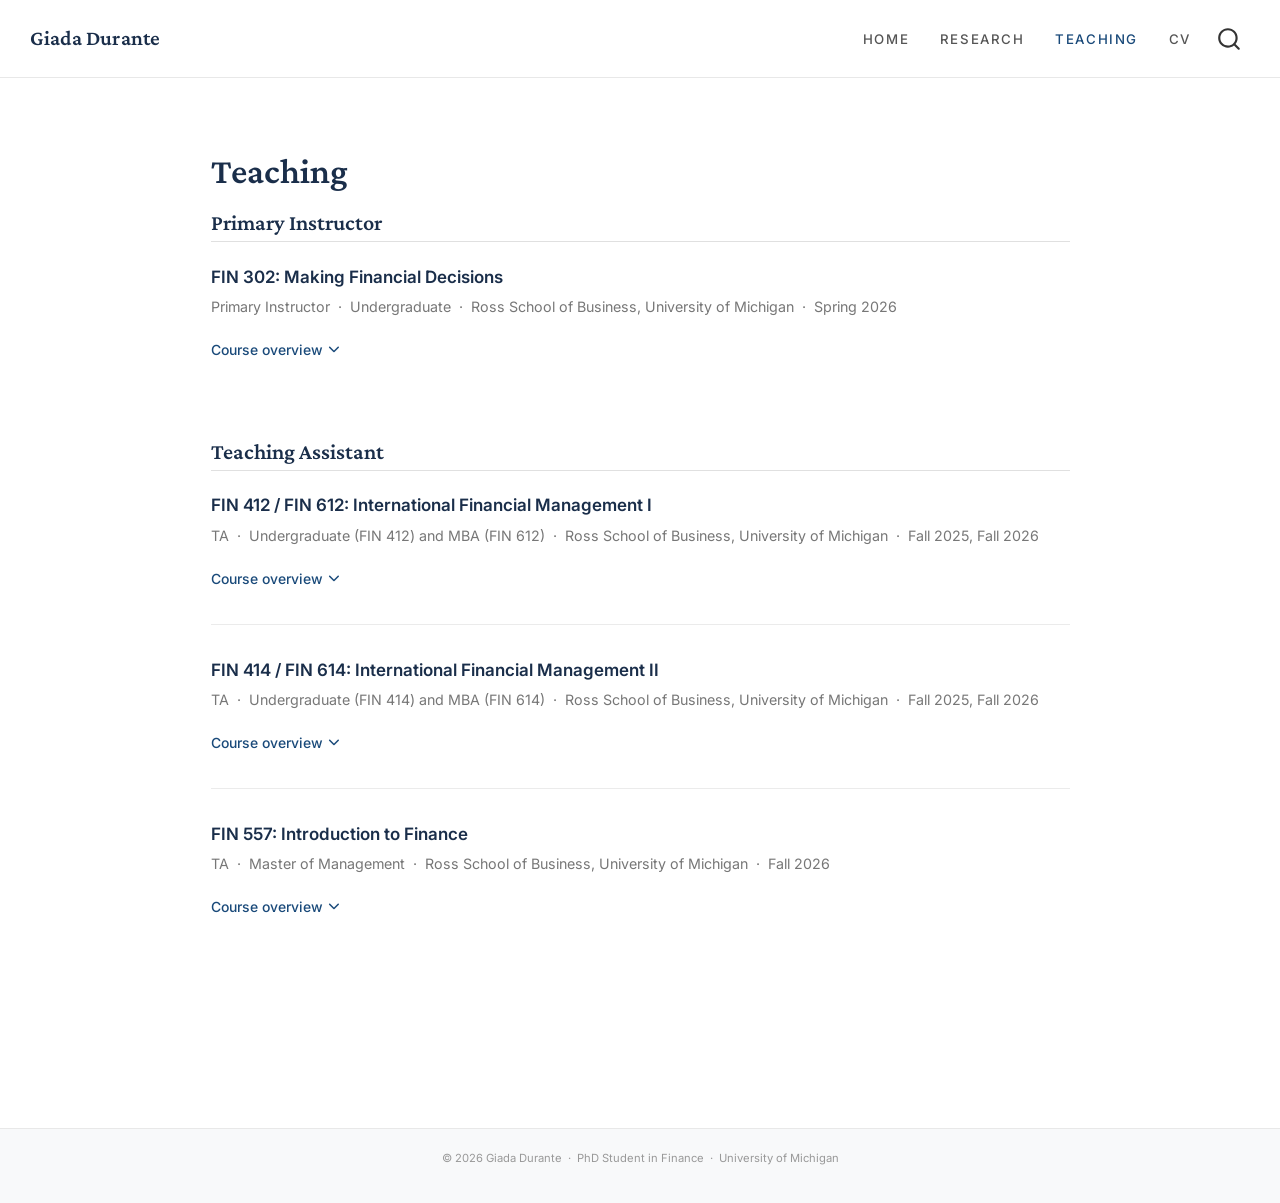
<file: teaching.html>
<!DOCTYPE html>
<html xmlns="http://www.w3.org/1999/xhtml" lang="en" xml:lang="en"><head>

<meta charset="utf-8">
<meta name="generator" content="quarto-1.9.37">

<meta name="viewport" content="width=device-width, initial-scale=1.0, user-scalable=yes">


<title>Teaching – Giada Durante</title>
<style>
/* Default styles provided by pandoc.
** See https://pandoc.org/MANUAL.html#variables-for-html for config info.
*/
code{white-space: pre-wrap;}
span.smallcaps{font-variant: small-caps;}
div.columns{display: flex; gap: min(4vw, 1.5em);}
div.column{flex: auto; overflow-x: auto;}
div.hanging-indent{margin-left: 1.5em; text-indent: -1.5em;}
ul.task-list{list-style: none;}
ul.task-list li input[type="checkbox"] {
  width: 0.8em;
  margin: 0 0.8em 0.2em -1em; /* quarto-specific, see https://github.com/quarto-dev/quarto-cli/issues/4556 */ 
  vertical-align: middle;
}
</style>


<script src="site_libs/quarto-nav/quarto-nav.js"></script>
<script src="site_libs/quarto-nav/headroom.min.js"></script>
<script src="site_libs/clipboard/clipboard.min.js"></script>
<script src="site_libs/quarto-search/autocomplete.umd.js"></script>
<script src="site_libs/quarto-search/fuse.min.js"></script>
<script src="site_libs/quarto-search/quarto-search.js"></script>
<meta name="quarto:offset" content="./">
<script src="site_libs/quarto-html/quarto.js" type="module"></script>
<script src="site_libs/quarto-html/tabsets/tabsets.js" type="module"></script>
<script src="site_libs/quarto-html/popper.min.js"></script>
<script src="site_libs/quarto-html/tippy.umd.min.js"></script>
<script src="site_libs/quarto-html/anchor.min.js"></script>
<link href="site_libs/quarto-html/tippy.css" rel="stylesheet">
<link href="site_libs/quarto-html/quarto-syntax-highlighting-7f8f88aac4f3542376d5c11b86a4c14d.css" rel="stylesheet" id="quarto-text-highlighting-styles">
<script src="site_libs/bootstrap/bootstrap.min.js"></script>
<link href="site_libs/bootstrap/bootstrap-icons.css" rel="stylesheet">
<link href="site_libs/bootstrap/bootstrap-55a8de0554b094939712389477863ff4.min.css" rel="stylesheet" append-hash="true" id="quarto-bootstrap" data-mode="light">
<script id="quarto-search-options" type="application/json">{
  "location": "navbar",
  "copy-button": false,
  "collapse-after": 3,
  "panel-placement": "end",
  "type": "overlay",
  "limit": 50,
  "keyboard-shortcut": [
    "f",
    "/",
    "s"
  ],
  "show-item-context": false,
  "language": {
    "search-no-results-text": "No results",
    "search-matching-documents-text": "matching documents",
    "search-copy-link-title": "Copy link to search",
    "search-hide-matches-text": "Hide additional matches",
    "search-more-match-text": "more match in this document",
    "search-more-matches-text": "more matches in this document",
    "search-clear-button-title": "Clear",
    "search-text-placeholder": "",
    "search-detached-cancel-button-title": "Cancel",
    "search-submit-button-title": "Submit",
    "search-label": "Search"
  }
}</script>
<!-- Font Awesome 6 Free — icons used throughout the site -->
<link rel="stylesheet" href="https://cdnjs.cloudflare.com/ajax/libs/font-awesome/6.5.0/css/all.min.css" crossorigin="anonymous">
<!-- Google Fonts: Crimson Pro (headings) + Inter (body) -->
<link rel="preconnect" href="https://fonts.googleapis.com">
<link rel="preconnect" href="https://fonts.gstatic.com" crossorigin="">
<link href="https://fonts.googleapis.com/css2?family=Crimson+Pro:ital,wght@0,400;0,600;1,400&amp;family=Inter:wght@300;400;500;600&amp;display=swap" rel="stylesheet">


<meta property="og:title" content="Giada Durante">
<meta property="og:description" content="PhD Student in Finance, Ross School of Business, University of Michigan">
<meta property="og:image" content="https://giadadurante.com/images/profile.svg">
<meta property="og:site_name" content="Giada Durante">
</head>

<body class="nav-fixed fullcontent quarto-light">

<div id="quarto-search-results"></div>
  <header id="quarto-header" class="headroom fixed-top">
    <nav class="navbar navbar-expand-lg " data-bs-theme="dark">
      <div class="navbar-container container-fluid">
      <div class="navbar-brand-container mx-auto">
    <a class="navbar-brand" href="./index.html">
    <span class="navbar-title">Giada Durante</span>
    </a>
  </div>
            <div id="quarto-search" class="" title="Search"></div>
          <button class="navbar-toggler" type="button" data-bs-toggle="collapse" data-bs-target="#navbarCollapse" aria-controls="navbarCollapse" role="menu" aria-expanded="false" aria-label="Toggle navigation" onclick="if (window.quartoToggleHeadroom) { window.quartoToggleHeadroom(); }">
  <span class="navbar-toggler-icon"></span>
</button>
          <div class="collapse navbar-collapse" id="navbarCollapse">
            <ul class="navbar-nav navbar-nav-scroll ms-auto">
  <li class="nav-item">
    <a class="nav-link" href="./index.html"> 
<span class="menu-text">Home</span></a>
  </li>  
  <li class="nav-item">
    <a class="nav-link" href="./research.html"> 
<span class="menu-text">Research</span></a>
  </li>  
  <li class="nav-item">
    <a class="nav-link active" href="./teaching.html" aria-current="page"> 
<span class="menu-text">Teaching</span></a>
  </li>  
  <li class="nav-item">
    <a class="nav-link" href="./cv.html"> 
<span class="menu-text">CV</span></a>
  </li>  
</ul>
          </div> <!-- /navcollapse -->
            <div class="quarto-navbar-tools">
</div>
      </div> <!-- /container-fluid -->
    </nav>
</header>
<!-- content -->
<div id="quarto-content" class="quarto-container page-columns page-rows-contents page-layout-article page-navbar">
<!-- sidebar -->
<!-- margin-sidebar -->
    
<!-- main -->
<main class="content" id="quarto-document-content">

<header id="title-block-header" class="quarto-title-block default">
<div class="quarto-title">
<h1 class="title">Teaching</h1>
</div>



<div class="quarto-title-meta">

    
  
    
  </div>
  


</header>


<!-- ═══════════════════════════════════════════════════════════════════════════
     TEACHING PAGE
     Add courses by copying the course-card blocks below.
     "Course overview" toggles use Bootstrap collapse — fill in the text
     inside .course-overview-body when ready.
     ═══════════════════════════════════════════════════════════════════════════ -->
<section id="primary-instructor" class="level2">
<h2 class="anchored" data-anchor-id="primary-instructor">Primary Instructor</h2>
<div class="course-card">
<p class="course-title">
FIN 302: Making Financial Decisions
</p>
<p class="course-meta">
Primary Instructor &nbsp;·&nbsp; Undergraduate &nbsp;·&nbsp; Ross School of Business, University of Michigan &nbsp;·&nbsp; Spring 2026
</p>
<a class="course-overview-toggle" data-bs-toggle="collapse" href="#fin302-overview" role="button" aria-expanded="false"> Course overview <i class="fa-solid fa-chevron-down"></i> </a>
<div id="fin302-overview" class="collapse">
<div class="course-overview-body">
<p>Making Financial Decisions (FIN 302) is designed to familiarize students with the basic tools and concepts of finance. Topics include the time value of money, asset valuation, market efficiency, corporate investment decision-making, capital structure decisions, and risk management.</p>
</div>
</div>
</div>
</section>
<section id="teaching-assistant" class="level2">
<h2 class="anchored" data-anchor-id="teaching-assistant">Teaching Assistant</h2>
<div class="course-card">
<p class="course-title">
FIN 412 / FIN 612: International Financial Management I
</p>
<p class="course-meta">
TA &nbsp;·&nbsp; Undergraduate (FIN 412) and MBA (FIN 612) &nbsp;·&nbsp; Ross School of Business, University of Michigan &nbsp;·&nbsp; Fall 2025, Fall 2026
</p>
<a class="course-overview-toggle" data-bs-toggle="collapse" href="#fin412-overview" role="button" aria-expanded="false"> Course overview <i class="fa-solid fa-chevron-down"></i> </a>
<div id="fin412-overview" class="collapse">
<div class="course-overview-body">
<p>FIN 412/612 introduces the institutions and participants in currency markets. The course examines how international trade, capital flows, interest rates, inflation, economic policy, and growth affect exchange rates, financial investment, and corporate decision-making. It also covers exchange-rate regimes, central bank intervention, and currency crises.</p>
</div>
</div>
</div>
<div class="course-card">
<p class="course-title">
FIN 414 / FIN 614: International Financial Management II
</p>
<p class="course-meta">
TA &nbsp;·&nbsp; Undergraduate (FIN 414) and MBA (FIN 614) &nbsp;·&nbsp; Ross School of Business, University of Michigan &nbsp;·&nbsp; Fall 2025, Fall 2026
</p>
<a class="course-overview-toggle" data-bs-toggle="collapse" href="#fin414-overview" role="button" aria-expanded="false"> Course overview <i class="fa-solid fa-chevron-down"></i> </a>
<div id="fin414-overview" class="collapse">
<div class="course-overview-body">
<p>FIN 414/614 examines global equity, bond, and derivatives markets and the opportunities they present for corporate financial policy, risk management, and portfolio management. The course also explores the causes and consequences of international financial crises affecting global capital markets.</p>
</div>
</div>
</div>
<div class="course-card">
<p class="course-title">
FIN 557: Introduction to Finance
</p>
<p class="course-meta">
TA &nbsp;·&nbsp; Master of Management &nbsp;·&nbsp; Ross School of Business, University of Michigan &nbsp;·&nbsp; Fall 2026
</p>
<a class="course-overview-toggle" data-bs-toggle="collapse" href="#fin557-overview" role="button" aria-expanded="false"> Course overview <i class="fa-solid fa-chevron-down"></i> </a>
<div id="fin557-overview" class="collapse">
<div class="course-overview-body">
<p>This introductory financial management course for Master of Management students develops the financial literacy needed to evaluate business decisions and communicate with finance professionals.</p>
</div>
</div>
</div>


</section>

</main> <!-- /main -->
<script id="quarto-html-after-body" type="application/javascript">
  window.document.addEventListener("DOMContentLoaded", function (event) {
    const icon = "";
    const anchorJS = new window.AnchorJS();
    anchorJS.options = {
      placement: 'right',
      icon: icon
    };
    anchorJS.add('.anchored');
    const isCodeAnnotation = (el) => {
      for (const clz of el.classList) {
        if (clz.startsWith('code-annotation-')) {                     
          return true;
        }
      }
      return false;
    }
    const onCopySuccess = function(e) {
      // button target
      const button = e.trigger;
      // don't keep focus
      button.blur();
      // flash "checked"
      button.classList.add('code-copy-button-checked');
      var currentTitle = button.getAttribute("title");
      button.setAttribute("title", "Copied!");
      let tooltip;
      if (window.bootstrap) {
        button.setAttribute("data-bs-toggle", "tooltip");
        button.setAttribute("data-bs-placement", "left");
        button.setAttribute("data-bs-title", "Copied!");
        tooltip = new bootstrap.Tooltip(button, 
          { trigger: "manual", 
            customClass: "code-copy-button-tooltip",
            offset: [0, -8]});
        tooltip.show();    
      }
      setTimeout(function() {
        if (tooltip) {
          tooltip.hide();
          button.removeAttribute("data-bs-title");
          button.removeAttribute("data-bs-toggle");
          button.removeAttribute("data-bs-placement");
        }
        button.setAttribute("title", currentTitle);
        button.classList.remove('code-copy-button-checked');
      }, 1000);
      // clear code selection
      e.clearSelection();
    }
    const getTextToCopy = function(trigger) {
      const outerScaffold = trigger.parentElement.cloneNode(true);
      const codeEl = outerScaffold.querySelector('code');
      for (const childEl of codeEl.children) {
        if (isCodeAnnotation(childEl)) {
          childEl.remove();
        }
      }
      return codeEl.innerText;
    }
    const clipboard = new window.ClipboardJS('.code-copy-button:not([data-in-quarto-modal])', {
      text: getTextToCopy
    });
    clipboard.on('success', onCopySuccess);
    if (window.document.getElementById('quarto-embedded-source-code-modal')) {
      const clipboardModal = new window.ClipboardJS('.code-copy-button[data-in-quarto-modal]', {
        text: getTextToCopy,
        container: window.document.getElementById('quarto-embedded-source-code-modal')
      });
      clipboardModal.on('success', onCopySuccess);
    }
      var localhostRegex = new RegExp(/^(?:http|https):\/\/localhost\:?[0-9]*\//);
      var mailtoRegex = new RegExp(/^mailto:/);
        var filterRegex = new RegExp("https:\/\/giadadurante\.com");
      var isInternal = (href) => {
          return filterRegex.test(href) || localhostRegex.test(href) || mailtoRegex.test(href);
      }
      // Inspect non-navigation links and adorn them if external
     var links = window.document.querySelectorAll('a[href]:not(.nav-link):not(.navbar-brand):not(.toc-action):not(.sidebar-link):not(.sidebar-item-toggle):not(.pagination-link):not(.no-external):not([aria-hidden]):not(.dropdown-item):not(.quarto-navigation-tool):not(.about-link)');
      for (var i=0; i<links.length; i++) {
        const link = links[i];
        if (!isInternal(link.href)) {
          // undo the damage that might have been done by quarto-nav.js in the case of
          // links that we want to consider external
          if (link.dataset.originalHref !== undefined) {
            link.href = link.dataset.originalHref;
          }
        }
      }
    function tippyHover(el, contentFn, onTriggerFn, onUntriggerFn) {
      const config = {
        allowHTML: true,
        maxWidth: 500,
        delay: 100,
        arrow: false,
        appendTo: function(el) {
            return el.parentElement;
        },
        interactive: true,
        interactiveBorder: 10,
        theme: 'quarto',
        placement: 'bottom-start',
      };
      if (contentFn) {
        config.content = contentFn;
      }
      if (onTriggerFn) {
        config.onTrigger = onTriggerFn;
      }
      if (onUntriggerFn) {
        config.onUntrigger = onUntriggerFn;
      }
      window.tippy(el, config); 
    }
    const noterefs = window.document.querySelectorAll('a[role="doc-noteref"]');
    for (var i=0; i<noterefs.length; i++) {
      const ref = noterefs[i];
      tippyHover(ref, function() {
        // use id or data attribute instead here
        let href = ref.getAttribute('data-footnote-href') || ref.getAttribute('href');
        try { href = new URL(href).hash; } catch {}
        const id = href.replace(/^#\/?/, "");
        const note = window.document.getElementById(id);
        if (note) {
          return note.innerHTML;
        } else {
          return "";
        }
      });
    }
    const xrefs = window.document.querySelectorAll('a.quarto-xref');
    const processXRef = (id, note) => {
      // Strip column container classes
      const stripColumnClz = (el) => {
        el.classList.remove("page-full", "page-columns");
        if (el.children) {
          for (const child of el.children) {
            stripColumnClz(child);
          }
        }
      }
      stripColumnClz(note)
      if (id === null || id.startsWith('sec-')) {
        // Special case sections, only their first couple elements
        const container = document.createElement("div");
        if (note.children && note.children.length > 2) {
          container.appendChild(note.children[0].cloneNode(true));
          for (let i = 1; i < note.children.length; i++) {
            const child = note.children[i];
            if (child.tagName === "P" && child.innerText === "") {
              continue;
            } else {
              container.appendChild(child.cloneNode(true));
              break;
            }
          }
          if (window.Quarto?.typesetMath) {
            window.Quarto.typesetMath(container);
          }
          return container.innerHTML
        } else {
          if (window.Quarto?.typesetMath) {
            window.Quarto.typesetMath(note);
          }
          return note.innerHTML;
        }
      } else {
        // Remove any anchor links if they are present
        const anchorLink = note.querySelector('a.anchorjs-link');
        if (anchorLink) {
          anchorLink.remove();
        }
        if (window.Quarto?.typesetMath) {
          window.Quarto.typesetMath(note);
        }
        if (note.classList.contains("callout")) {
          return note.outerHTML;
        } else {
          return note.innerHTML;
        }
      }
    }
    for (var i=0; i<xrefs.length; i++) {
      const xref = xrefs[i];
      tippyHover(xref, undefined, function(instance) {
        instance.disable();
        let url = xref.getAttribute('href');
        let hash = undefined; 
        if (url.startsWith('#')) {
          hash = url;
        } else {
          try { hash = new URL(url).hash; } catch {}
        }
        if (hash) {
          const id = hash.replace(/^#\/?/, "");
          const note = window.document.getElementById(id);
          if (note !== null) {
            try {
              const html = processXRef(id, note.cloneNode(true));
              instance.setContent(html);
            } finally {
              instance.enable();
              instance.show();
            }
          } else {
            // See if we can fetch this
            fetch(url.split('#')[0])
            .then(res => res.text())
            .then(html => {
              const parser = new DOMParser();
              const htmlDoc = parser.parseFromString(html, "text/html");
              const note = htmlDoc.getElementById(id);
              if (note !== null) {
                const html = processXRef(id, note);
                instance.setContent(html);
              } 
            }).finally(() => {
              instance.enable();
              instance.show();
            });
          }
        } else {
          // See if we can fetch a full url (with no hash to target)
          // This is a special case and we should probably do some content thinning / targeting
          fetch(url)
          .then(res => res.text())
          .then(html => {
            const parser = new DOMParser();
            const htmlDoc = parser.parseFromString(html, "text/html");
            const note = htmlDoc.querySelector('main.content');
            if (note !== null) {
              // This should only happen for chapter cross references
              // (since there is no id in the URL)
              // remove the first header
              if (note.children.length > 0 && note.children[0].tagName === "HEADER") {
                note.children[0].remove();
              }
              const html = processXRef(null, note);
              instance.setContent(html);
            } 
          }).finally(() => {
            instance.enable();
            instance.show();
          });
        }
      }, function(instance) {
      });
    }
        let selectedAnnoteEl;
        const selectorForAnnotation = ( cell, annotation) => {
          let cellAttr = 'data-code-cell="' + cell + '"';
          let lineAttr = 'data-code-annotation="' +  annotation + '"';
          const selector = 'span[' + cellAttr + '][' + lineAttr + ']';
          return selector;
        }
        const selectCodeLines = (annoteEl) => {
          const doc = window.document;
          const targetCell = annoteEl.getAttribute("data-target-cell");
          const targetAnnotation = annoteEl.getAttribute("data-target-annotation");
          const annoteSpan = window.document.querySelector(selectorForAnnotation(targetCell, targetAnnotation));
          const lines = annoteSpan.getAttribute("data-code-lines").split(",");
          const lineIds = lines.map((line) => {
            return targetCell + "-" + line;
          })
          let top = null;
          let height = null;
          let parent = null;
          if (lineIds.length > 0) {
              //compute the position of the single el (top and bottom and make a div)
              const el = window.document.getElementById(lineIds[0]);
              top = el.offsetTop;
              height = el.offsetHeight;
              parent = el.parentElement.parentElement;
            if (lineIds.length > 1) {
              const lastEl = window.document.getElementById(lineIds[lineIds.length - 1]);
              const bottom = lastEl.offsetTop + lastEl.offsetHeight;
              height = bottom - top;
            }
            if (top !== null && height !== null && parent !== null) {
              // cook up a div (if necessary) and position it 
              let div = window.document.getElementById("code-annotation-line-highlight");
              if (div === null) {
                div = window.document.createElement("div");
                div.setAttribute("id", "code-annotation-line-highlight");
                div.style.position = 'absolute';
                parent.appendChild(div);
              }
              div.style.top = top - 2 + "px";
              div.style.height = height + 4 + "px";
              div.style.left = 0;
              let gutterDiv = window.document.getElementById("code-annotation-line-highlight-gutter");
              if (gutterDiv === null) {
                gutterDiv = window.document.createElement("div");
                gutterDiv.setAttribute("id", "code-annotation-line-highlight-gutter");
                gutterDiv.style.position = 'absolute';
                const codeCell = window.document.getElementById(targetCell);
                const gutter = codeCell.querySelector('.code-annotation-gutter');
                gutter.appendChild(gutterDiv);
              }
              gutterDiv.style.top = top - 2 + "px";
              gutterDiv.style.height = height + 4 + "px";
            }
            selectedAnnoteEl = annoteEl;
          }
        };
        const unselectCodeLines = () => {
          const elementsIds = ["code-annotation-line-highlight", "code-annotation-line-highlight-gutter"];
          elementsIds.forEach((elId) => {
            const div = window.document.getElementById(elId);
            if (div) {
              div.remove();
            }
          });
          selectedAnnoteEl = undefined;
        };
          // Handle positioning of the toggle
      window.addEventListener(
        "resize",
        throttle(() => {
          elRect = undefined;
          if (selectedAnnoteEl) {
            selectCodeLines(selectedAnnoteEl);
          }
        }, 10)
      );
      function throttle(fn, ms) {
      let throttle = false;
      let timer;
        return (...args) => {
          if(!throttle) { // first call gets through
              fn.apply(this, args);
              throttle = true;
          } else { // all the others get throttled
              if(timer) clearTimeout(timer); // cancel #2
              timer = setTimeout(() => {
                fn.apply(this, args);
                timer = throttle = false;
              }, ms);
          }
        };
      }
        // Attach click handler to the DT
        const annoteDls = window.document.querySelectorAll('dt[data-target-cell]');
        for (const annoteDlNode of annoteDls) {
          annoteDlNode.addEventListener('click', (event) => {
            const clickedEl = event.target;
            if (clickedEl !== selectedAnnoteEl) {
              unselectCodeLines();
              const activeEl = window.document.querySelector('dt[data-target-cell].code-annotation-active');
              if (activeEl) {
                activeEl.classList.remove('code-annotation-active');
              }
              selectCodeLines(clickedEl);
              clickedEl.classList.add('code-annotation-active');
            } else {
              // Unselect the line
              unselectCodeLines();
              clickedEl.classList.remove('code-annotation-active');
            }
          });
        }
    const findCites = (el) => {
      const parentEl = el.parentElement;
      if (parentEl) {
        const cites = parentEl.dataset.cites;
        if (cites) {
          return {
            el,
            cites: cites.split(' ')
          };
        } else {
          return findCites(el.parentElement)
        }
      } else {
        return undefined;
      }
    };
    var bibliorefs = window.document.querySelectorAll('a[role="doc-biblioref"]');
    for (var i=0; i<bibliorefs.length; i++) {
      const ref = bibliorefs[i];
      const citeInfo = findCites(ref);
      if (citeInfo) {
        tippyHover(citeInfo.el, function() {
          var popup = window.document.createElement('div');
          citeInfo.cites.forEach(function(cite) {
            var citeDiv = window.document.createElement('div');
            citeDiv.classList.add('hanging-indent');
            citeDiv.classList.add('csl-entry');
            var biblioDiv = window.document.getElementById('ref-' + cite);
            if (biblioDiv) {
              citeDiv.innerHTML = biblioDiv.innerHTML;
            }
            popup.appendChild(citeDiv);
          });
          return popup.innerHTML;
        });
      }
    }
  });
  </script>
</div> <!-- /content -->
<footer class="footer">
  <div class="nav-footer">
    <div class="nav-footer-left">
      &nbsp;
    </div>   
    <div class="nav-footer-center">
<p>© 2026 Giada Durante &nbsp;·&nbsp; PhD Student in Finance &nbsp;·&nbsp; University of Michigan</p>
</div>
    <div class="nav-footer-right">
      &nbsp;
    </div>
  </div>
</footer>




</body></html>
</file>
<file: site_libs/quarto-html/tippy.css>
.tippy-box[data-animation=fade][data-state=hidden]{opacity:0}[data-tippy-root]{max-width:calc(100vw - 10px)}.tippy-box{position:relative;background-color:#333;color:#fff;border-radius:4px;font-size:14px;line-height:1.4;white-space:normal;outline:0;transition-property:transform,visibility,opacity}.tippy-box[data-placement^=top]>.tippy-arrow{bottom:0}.tippy-box[data-placement^=top]>.tippy-arrow:before{bottom:-7px;left:0;border-width:8px 8px 0;border-top-color:initial;transform-origin:center top}.tippy-box[data-placement^=bottom]>.tippy-arrow{top:0}.tippy-box[data-placement^=bottom]>.tippy-arrow:before{top:-7px;left:0;border-width:0 8px 8px;border-bottom-color:initial;transform-origin:center bottom}.tippy-box[data-placement^=left]>.tippy-arrow{right:0}.tippy-box[data-placement^=left]>.tippy-arrow:before{border-width:8px 0 8px 8px;border-left-color:initial;right:-7px;transform-origin:center left}.tippy-box[data-placement^=right]>.tippy-arrow{left:0}.tippy-box[data-placement^=right]>.tippy-arrow:before{left:-7px;border-width:8px 8px 8px 0;border-right-color:initial;transform-origin:center right}.tippy-box[data-inertia][data-state=visible]{transition-timing-function:cubic-bezier(.54,1.5,.38,1.11)}.tippy-arrow{width:16px;height:16px;color:#333}.tippy-arrow:before{content:"";position:absolute;border-color:transparent;border-style:solid}.tippy-content{position:relative;padding:5px 9px;z-index:1}
</file>
<file: site_libs/quarto-html/quarto-syntax-highlighting-7f8f88aac4f3542376d5c11b86a4c14d.css>
/* quarto syntax highlight colors */
:root {
  --quarto-hl-ot-color: #003B4F;
  --quarto-hl-at-color: #657422;
  --quarto-hl-ss-color: #20794D;
  --quarto-hl-an-color: #5E5E5E;
  --quarto-hl-fu-color: #4758AB;
  --quarto-hl-st-color: #20794D;
  --quarto-hl-cf-color: #003B4F;
  --quarto-hl-op-color: #5E5E5E;
  --quarto-hl-er-color: #AD0000;
  --quarto-hl-bn-color: #AD0000;
  --quarto-hl-al-color: #AD0000;
  --quarto-hl-va-color: #111111;
  --quarto-hl-bu-color: inherit;
  --quarto-hl-ex-color: inherit;
  --quarto-hl-pp-color: #AD0000;
  --quarto-hl-in-color: #5E5E5E;
  --quarto-hl-vs-color: #20794D;
  --quarto-hl-wa-color: #5E5E5E;
  --quarto-hl-do-color: #5E5E5E;
  --quarto-hl-im-color: #00769E;
  --quarto-hl-ch-color: #20794D;
  --quarto-hl-dt-color: #AD0000;
  --quarto-hl-fl-color: #AD0000;
  --quarto-hl-co-color: #5E5E5E;
  --quarto-hl-cv-color: #5E5E5E;
  --quarto-hl-cn-color: #8f5902;
  --quarto-hl-sc-color: #5E5E5E;
  --quarto-hl-dv-color: #AD0000;
  --quarto-hl-kw-color: #003B4F;
}

/* other quarto variables */
:root {
  --quarto-font-monospace: SFMono-Regular, Menlo, Monaco, Consolas, "Liberation Mono", "Courier New", monospace;
}

/* syntax highlight based on Pandoc's rules */
pre > code.sourceCode > span {
  color: #003B4F;
}

code.sourceCode > span {
  color: #003B4F;
}

div.sourceCode,
div.sourceCode pre.sourceCode {
  color: #003B4F;
}

/* Normal */
code span {
  color: #003B4F;
}

/* Alert */
code span.al {
  color: #AD0000;
  font-style: inherit;
}

/* Annotation */
code span.an {
  color: #5E5E5E;
  font-style: inherit;
}

/* Attribute */
code span.at {
  color: #657422;
  font-style: inherit;
}

/* BaseN */
code span.bn {
  color: #AD0000;
  font-style: inherit;
}

/* BuiltIn */
code span.bu {
  font-style: inherit;
}

/* ControlFlow */
code span.cf {
  color: #003B4F;
  font-weight: bold;
  font-style: inherit;
}

/* Char */
code span.ch {
  color: #20794D;
  font-style: inherit;
}

/* Constant */
code span.cn {
  color: #8f5902;
  font-style: inherit;
}

/* Comment */
code span.co {
  color: #5E5E5E;
  font-style: inherit;
}

/* CommentVar */
code span.cv {
  color: #5E5E5E;
  font-style: italic;
}

/* Documentation */
code span.do {
  color: #5E5E5E;
  font-style: italic;
}

/* DataType */
code span.dt {
  color: #AD0000;
  font-style: inherit;
}

/* DecVal */
code span.dv {
  color: #AD0000;
  font-style: inherit;
}

/* Error */
code span.er {
  color: #AD0000;
  font-style: inherit;
}

/* Extension */
code span.ex {
  font-style: inherit;
}

/* Float */
code span.fl {
  color: #AD0000;
  font-style: inherit;
}

/* Function */
code span.fu {
  color: #4758AB;
  font-style: inherit;
}

/* Import */
code span.im {
  color: #00769E;
  font-style: inherit;
}

/* Information */
code span.in {
  color: #5E5E5E;
  font-style: inherit;
}

/* Keyword */
code span.kw {
  color: #003B4F;
  font-weight: bold;
  font-style: inherit;
}

/* Operator */
code span.op {
  color: #5E5E5E;
  font-style: inherit;
}

/* Other */
code span.ot {
  color: #003B4F;
  font-style: inherit;
}

/* Preprocessor */
code span.pp {
  color: #AD0000;
  font-style: inherit;
}

/* SpecialChar */
code span.sc {
  color: #5E5E5E;
  font-style: inherit;
}

/* SpecialString */
code span.ss {
  color: #20794D;
  font-style: inherit;
}

/* String */
code span.st {
  color: #20794D;
  font-style: inherit;
}

/* Variable */
code span.va {
  color: #111111;
  font-style: inherit;
}

/* VerbatimString */
code span.vs {
  color: #20794D;
  font-style: inherit;
}

/* Warning */
code span.wa {
  color: #5E5E5E;
  font-style: italic;
}

.prevent-inlining {
  content: "</";
}

/*# sourceMappingURL=789ad8cd35626ba772517505b42a116e.css.map */
</file>
